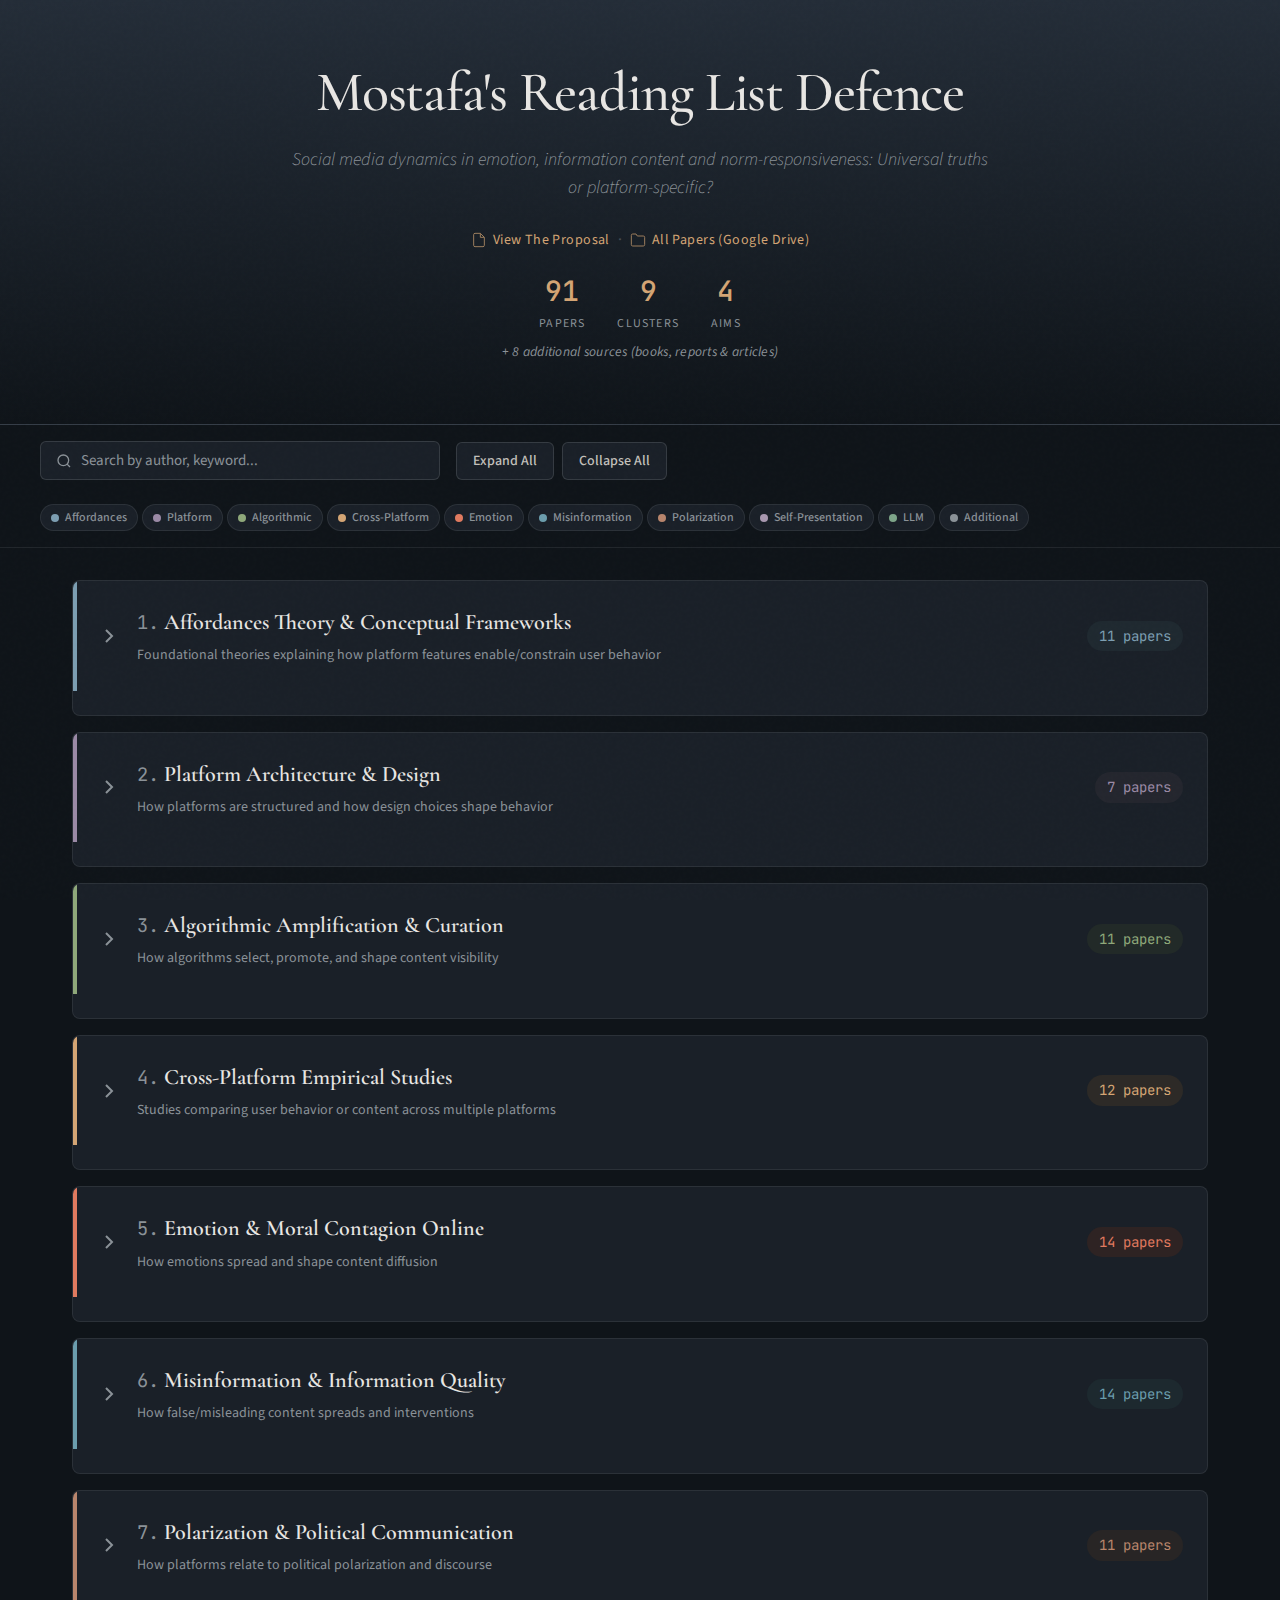
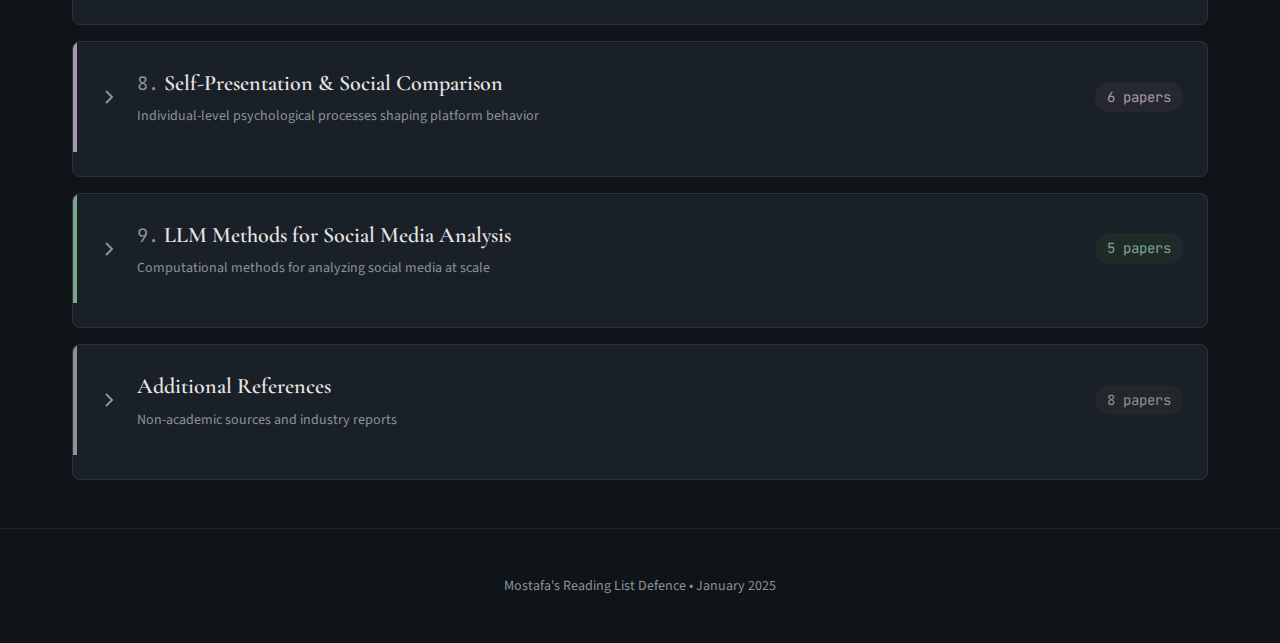
<file: reading-defence/index.html>
<!DOCTYPE html>
<html lang="en">
<head>
    <meta charset="UTF-8">
    <meta name="viewport" content="width=device-width, initial-scale=1.0">
    <title>Mostafa's Reading List Defence</title>
    <link rel="preconnect" href="https://fonts.googleapis.com">
    <link rel="preconnect" href="https://fonts.gstatic.com" crossorigin>
    <link href="https://fonts.googleapis.com/css2?family=Cormorant+Garamond:ital,wght@0,400;0,500;0,600;0,700;1,400;1,500&family=Source+Sans+3:ital,wght@0,300;0,400;0,500;0,600;1,400&family=JetBrains+Mono:wght@400;500&display=swap" rel="stylesheet">
    <style>
        /* ============================================
           CSS Variables - Dark Scholarly Theme
           ============================================ */
        :root {
            --bg-deep: #0f1419;
            --bg-card: #1a2028;
            --bg-elevated: #242d38;
            --bg-hover: #2a343f;
            --text-primary: #e8e6e3;
            --text-secondary: #c4c1bc;
            --text-muted: #8b9298;
            --accent-gold: #d4a574;
            --accent-teal: #5fb3a1;
            --accent-coral: #e07a5f;
            --border-subtle: rgba(255, 255, 255, 0.08);
            --border-medium: rgba(255, 255, 255, 0.12);

            /* Cluster colors - sophisticated palette */
            --cluster-1: #7c9eb2;  /* Steel blue - Affordances */
            --cluster-2: #9b8aa6;  /* Muted purple - Architecture */
            --cluster-3: #8fa87a;  /* Sage green - Algorithms */
            --cluster-4: #d4a574;  /* Gold - Cross-Platform (Core) */
            --cluster-5: #e07a5f;  /* Coral - Emotion */
            --cluster-6: #6b9dad;  /* Teal - Misinformation */
            --cluster-7: #b8856c;  /* Terracotta - Polarization */
            --cluster-8: #a898b0;  /* Lavender - Self-Presentation */
            --cluster-9: #7da589;  /* Mint - LLM Methods */
            --cluster-additional: #8b9298; /* Gray - Additional */

            /* Typography */
            --font-display: 'Cormorant Garamond', Georgia, serif;
            --font-body: 'Source Sans 3', -apple-system, BlinkMacSystemFont, sans-serif;
            --font-mono: 'JetBrains Mono', 'SF Mono', monospace;

            /* Spacing */
            --space-xs: 0.25rem;
            --space-sm: 0.5rem;
            --space-md: 1rem;
            --space-lg: 1.5rem;
            --space-xl: 2rem;
            --space-2xl: 3rem;

            /* Transitions */
            --transition-fast: 150ms ease;
            --transition-medium: 250ms ease;
            --transition-slow: 400ms ease;
        }

        /* ============================================
           Base Styles
           ============================================ */
        *, *::before, *::after {
            box-sizing: border-box;
        }

        html {
            font-size: 16px;
            scroll-behavior: smooth;
        }

        body {
            margin: 0;
            padding: 0;
            font-family: var(--font-body);
            font-size: 1rem;
            line-height: 1.6;
            color: var(--text-primary);
            background-color: var(--bg-deep);
            min-height: 100vh;
        }

        /* Noise texture overlay */
        body::before {
            content: '';
            position: fixed;
            top: 0;
            left: 0;
            width: 100%;
            height: 100%;
            opacity: 0.015;
            pointer-events: none;
            background-image: url("data:image/svg+xml,%3Csvg viewBox='0 0 256 256' xmlns='http://www.w3.org/2000/svg'%3E%3Cfilter id='noiseFilter'%3E%3CfeTurbulence type='fractalNoise' baseFrequency='0.9' numOctaves='4' stitchTiles='stitch'/%3E%3C/filter%3E%3Crect width='100%25' height='100%25' filter='url(%23noiseFilter)'/%3E%3C/svg%3E");
            z-index: 1000;
        }

        /* ============================================
           Header
           ============================================ */
        .header {
            padding: var(--space-2xl) var(--space-xl);
            text-align: center;
            border-bottom: 1px solid var(--border-subtle);
            background: linear-gradient(180deg, var(--bg-elevated) 0%, var(--bg-deep) 100%);
        }

        .header__title {
            font-family: var(--font-display);
            font-size: clamp(2rem, 5vw, 3.5rem);
            font-weight: 500;
            letter-spacing: -0.02em;
            margin: 0 0 var(--space-sm);
            color: var(--text-primary);
        }

        .header__subtitle {
            font-family: var(--font-body);
            font-size: 1.125rem;
            font-weight: 300;
            color: var(--text-muted);
            margin: 0 0 var(--space-lg);
            max-width: 700px;
            margin-left: auto;
            margin-right: auto;
            font-style: italic;
        }

        .header__links {
            display: flex;
            align-items: center;
            justify-content: center;
            gap: var(--space-sm);
            margin-bottom: var(--space-md);
        }

        .header__link {
            display: inline-flex;
            align-items: center;
            gap: 6px;
            font-family: var(--font-body);
            font-size: 0.875rem;
            color: var(--accent-gold);
            text-decoration: none;
            letter-spacing: 0.03em;
            transition: color 0.2s ease;
        }

        .header__link:hover {
            color: var(--accent-teal);
        }

        .header__link svg {
            opacity: 0.7;
        }

        .header__link-divider {
            color: var(--text-muted);
            opacity: 0.4;
        }

        .header__stats {
            display: flex;
            justify-content: center;
            gap: var(--space-xl);
            flex-wrap: wrap;
        }

        .header__additional {
            margin-top: var(--space-sm);
            font-size: 0.85rem;
            font-style: italic;
            color: var(--text-muted);
            letter-spacing: 0.02em;
        }

        .stat {
            display: flex;
            flex-direction: column;
            align-items: center;
        }

        .stat__value {
            font-family: var(--font-mono);
            font-size: 1.75rem;
            font-weight: 500;
            color: var(--accent-gold);
        }

        .stat__label {
            font-size: 0.75rem;
            text-transform: uppercase;
            letter-spacing: 0.1em;
            color: var(--text-muted);
        }

        /* ============================================
           Controls Bar
           ============================================ */
        .controls {
            position: sticky;
            top: 0;
            z-index: 100;
            background: var(--bg-deep);
            border-bottom: 1px solid var(--border-subtle);
            padding: var(--space-md) var(--space-xl);
        }

        .controls__inner {
            max-width: 1200px;
            margin: 0 auto;
            display: flex;
            flex-wrap: wrap;
            gap: var(--space-md);
            align-items: center;
        }

        .search-box {
            flex: 1;
            min-width: 200px;
            max-width: 400px;
            position: relative;
        }

        .search-box__input {
            width: 100%;
            padding: var(--space-sm) var(--space-md);
            padding-left: 2.5rem;
            font-family: var(--font-body);
            font-size: 0.9375rem;
            color: var(--text-primary);
            background: var(--bg-card);
            border: 1px solid var(--border-medium);
            border-radius: 6px;
            outline: none;
            transition: border-color var(--transition-fast), box-shadow var(--transition-fast);
        }

        .search-box__input::placeholder {
            color: var(--text-muted);
        }

        .search-box__input:focus {
            border-color: var(--accent-gold);
            box-shadow: 0 0 0 3px rgba(212, 165, 116, 0.15);
        }

        .search-box__icon {
            position: absolute;
            left: var(--space-md);
            top: 50%;
            transform: translateY(-50%);
            color: var(--text-muted);
            pointer-events: none;
        }

        .button-group {
            display: flex;
            gap: var(--space-sm);
        }

        .btn {
            font-family: var(--font-body);
            font-size: 0.875rem;
            font-weight: 500;
            padding: var(--space-sm) var(--space-md);
            border: 1px solid var(--border-medium);
            border-radius: 6px;
            background: var(--bg-card);
            color: var(--text-secondary);
            cursor: pointer;
            transition: all var(--transition-fast);
        }

        .btn:hover {
            background: var(--bg-elevated);
            border-color: var(--accent-gold);
            color: var(--text-primary);
        }

        .btn--active {
            background: var(--accent-gold);
            color: var(--bg-deep);
            border-color: var(--accent-gold);
        }

        .btn--active:hover {
            background: #c49664;
            color: var(--bg-deep);
        }

        /* Cluster filter chips */
        .cluster-filters {
            display: flex;
            flex-wrap: wrap;
            gap: var(--space-xs);
            margin-top: var(--space-sm);
            width: 100%;
        }

        .cluster-chip {
            font-family: var(--font-body);
            font-size: 0.75rem;
            font-weight: 500;
            padding: 4px 10px;
            border-radius: 100px;
            background: var(--bg-card);
            border: 1px solid var(--border-subtle);
            color: var(--text-muted);
            cursor: pointer;
            transition: all var(--transition-fast);
            display: flex;
            align-items: center;
            gap: 6px;
        }

        .cluster-chip::before {
            content: '';
            width: 8px;
            height: 8px;
            border-radius: 50%;
            background: var(--chip-color);
        }

        .cluster-chip:hover,
        .cluster-chip--active {
            background: var(--bg-elevated);
            border-color: var(--chip-color);
            color: var(--text-primary);
        }

        .cluster-chip--active {
            background: color-mix(in srgb, var(--chip-color) 15%, var(--bg-card));
        }

        /* ============================================
           Main Content
           ============================================ */
        .main {
            max-width: 1200px;
            margin: 0 auto;
            padding: var(--space-xl);
        }

        /* ============================================
           Cluster Accordion
           ============================================ */
        .cluster {
            margin-bottom: var(--space-md);
            border-radius: 8px;
            overflow: hidden;
            background: var(--bg-card);
            border: 1px solid var(--border-subtle);
            transition: transform var(--transition-fast), box-shadow var(--transition-fast);
        }

        .cluster:hover {
            transform: translateY(-1px);
            box-shadow: 0 4px 20px rgba(0, 0, 0, 0.3);
        }

        .cluster--hidden {
            display: none;
        }

        .cluster__header {
            display: flex;
            align-items: center;
            padding: var(--space-lg);
            cursor: pointer;
            transition: background var(--transition-fast);
            position: relative;
        }

        .cluster__header:hover {
            background: var(--bg-elevated);
        }

        .cluster__color-bar {
            position: absolute;
            left: 0;
            top: 0;
            bottom: 0;
            width: 4px;
            background: var(--cluster-color);
        }

        .cluster__icon {
            width: 24px;
            height: 24px;
            margin-right: var(--space-md);
            color: var(--text-muted);
            transition: transform var(--transition-medium);
            flex-shrink: 0;
        }

        .cluster--open .cluster__icon {
            transform: rotate(90deg);
        }

        .cluster__info {
            flex: 1;
        }

        .cluster__title {
            font-family: var(--font-display);
            font-size: 1.375rem;
            font-weight: 600;
            margin: 0 0 var(--space-xs);
            color: var(--text-primary);
        }

        .cluster__number {
            font-family: var(--font-mono);
            font-size: 0.85em;
            color: var(--text-muted);
            font-weight: 400;
        }

        .cluster__description {
            font-size: 0.875rem;
            color: var(--text-muted);
            margin: 0;
        }

        .cluster__count {
            font-family: var(--font-mono);
            font-size: 0.875rem;
            color: var(--cluster-color);
            background: color-mix(in srgb, var(--cluster-color) 15%, var(--bg-deep));
            padding: 4px 12px;
            border-radius: 100px;
            margin-left: var(--space-md);
            flex-shrink: 0;
        }

        .cluster__content {
            display: grid;
            gap: var(--space-sm);
            padding: 0 var(--space-lg) var(--space-lg);
            max-height: 0;
            overflow: hidden;
            opacity: 0;
            transition: max-height var(--transition-slow), opacity var(--transition-medium), padding var(--transition-medium);
        }

        .cluster--open .cluster__content {
            max-height: 50000px;
            opacity: 1;
            padding: var(--space-sm) var(--space-lg) var(--space-lg);
        }

        /* Cluster Summary */
        .cluster__summary {
            background: color-mix(in srgb, var(--cluster-color) 8%, var(--bg-elevated));
            border-left: 3px solid var(--cluster-color);
            padding: var(--space-md) var(--space-lg);
            margin-bottom: var(--space-md);
            border-radius: 0 6px 6px 0;
        }

        .cluster__summary-toggle {
            display: flex;
            align-items: center;
            gap: var(--space-sm);
            cursor: pointer;
            font-size: 0.8125rem;
            font-weight: 500;
            color: var(--cluster-color);
            margin-bottom: var(--space-sm);
        }

        .cluster__summary-toggle svg {
            width: 16px;
            height: 16px;
            transition: transform var(--transition-fast);
        }

        .cluster__summary--open .cluster__summary-toggle svg {
            transform: rotate(180deg);
        }

        .cluster__summary-text {
            font-size: 0.9375rem;
            line-height: 1.7;
            color: var(--text-secondary);
            max-height: 0;
            overflow: hidden;
            opacity: 0;
            transition: max-height var(--transition-medium), opacity var(--transition-fast);
        }

        .cluster__summary--open .cluster__summary-text {
            max-height: 1000px;
            opacity: 1;
            margin-top: var(--space-sm);
        }

        /* ============================================
           Paper Card
           ============================================ */
        .paper {
            background: var(--bg-elevated);
            border-radius: 6px;
            overflow: hidden;
            transition: transform var(--transition-fast), box-shadow var(--transition-fast);
        }

        .paper--hidden {
            display: none;
        }

        .paper:hover {
            transform: translateX(4px);
        }

        .paper__header {
            padding: var(--space-md);
            display: flex;
            align-items: center;
            gap: var(--space-md);
            cursor: pointer;
        }

        .paper__number {
            font-family: var(--font-mono);
            font-size: 0.75rem;
            color: var(--text-muted);
            min-width: 24px;
        }

        .paper__citation {
            flex: 1;
            font-size: 0.9375rem;
            line-height: 1.5;
        }

        .paper__citation strong {
            color: var(--accent-gold);
            font-weight: 600;
        }

        .paper__summary-btn {
            display: flex;
            align-items: center;
            gap: 4px;
            font-family: var(--font-body);
            font-size: 0.6875rem;
            font-weight: 500;
            text-transform: uppercase;
            letter-spacing: 0.05em;
            color: var(--accent-gold);
            background: transparent;
            border: 1px solid var(--accent-gold);
            border-radius: 4px;
            padding: 4px 8px;
            cursor: pointer;
            transition: all var(--transition-fast);
            margin-right: var(--space-sm);
            opacity: 0.7;
        }

        .paper__summary-btn:hover {
            opacity: 1;
            background: rgba(212, 165, 116, 0.1);
        }

        .paper__summary-btn svg {
            width: 12px;
            height: 12px;
            transition: transform var(--transition-fast);
        }

        .paper--open .paper__summary-btn svg {
            transform: rotate(180deg);
        }

        .paper--open .paper__summary-btn {
            opacity: 1;
            background: rgba(212, 165, 116, 0.15);
        }


        .paper__quick-actions {
            display: flex;
            gap: 6px;
            margin-left: auto;
            margin-right: var(--space-sm);
        }

        .paper__icon-btn {
            display: flex;
            align-items: center;
            justify-content: center;
            width: 28px;
            height: 28px;
            border-radius: 4px;
            background: var(--bg-card);
            border: 1px solid var(--border-subtle);
            color: var(--text-muted);
            text-decoration: none;
            transition: all var(--transition-fast);
        }

        .paper__icon-btn:hover {
            background: var(--bg-hover);
            border-color: var(--accent-teal);
            color: var(--accent-teal);
        }

        .paper__icon-btn svg {
            width: 14px;
            height: 14px;
        }

        .paper__icon-btn--disabled {
            opacity: 0.3;
            pointer-events: none;
        }

        .paper__details {
            max-height: 0;
            overflow: hidden;
            opacity: 0;
            transition: max-height var(--transition-medium), opacity var(--transition-fast), padding var(--transition-fast);
        }

        .paper--open .paper__details {
            max-height: 1000px;
            opacity: 1;
        }

        .paper__details-inner {
            padding: 0 var(--space-md) var(--space-md);
            padding-left: calc(var(--space-md) + 24px + var(--space-md));
        }

        .paper__relevance {
            font-size: 0.9375rem;
            color: var(--text-secondary);
            margin-bottom: var(--space-md);
            line-height: 1.7;
        }

        .paper__aims {
            display: flex;
            flex-wrap: wrap;
            gap: var(--space-xs);
            margin-bottom: var(--space-md);
        }

        .aim-tag {
            font-size: 0.6875rem;
            font-weight: 500;
            text-transform: uppercase;
            letter-spacing: 0.05em;
            padding: 3px 8px;
            border-radius: 4px;
            background: rgba(95, 179, 161, 0.15);
            color: var(--accent-teal);
            text-decoration: none;
            transition: background 0.2s ease;
        }

        a.aim-tag:hover {
            background: rgba(95, 179, 161, 0.3);
        }

        .aim-tag--methodology {
            background: rgba(212, 165, 116, 0.15);
            color: var(--accent-gold);
        }

        .aim-tag--foundational {
            background: rgba(139, 146, 152, 0.15);
            color: var(--text-secondary);
        }



        /* ============================================
           No Results
           ============================================ */
        .no-results {
            text-align: center;
            padding: var(--space-2xl);
            color: var(--text-muted);
        }

        .no-results__icon {
            font-size: 3rem;
            margin-bottom: var(--space-md);
            opacity: 0.5;
        }

        /* ============================================
           Footer
           ============================================ */
        .footer {
            text-align: center;
            padding: var(--space-xl);
            border-top: 1px solid var(--border-subtle);
            color: var(--text-muted);
            font-size: 0.875rem;
        }

        /* ============================================
           Responsive
           ============================================ */
        @media (max-width: 768px) {
            .header {
                padding: var(--space-xl) var(--space-md);
            }

            .header__stats {
                gap: var(--space-lg);
            }

            .controls {
                padding: var(--space-sm) var(--space-md);
            }

            .main {
                padding: var(--space-md);
            }

            .cluster__header {
                padding: var(--space-md);
            }

            .cluster__title {
                font-size: 1.125rem;
            }

            .paper__details-inner {
                padding-left: var(--space-md);
            }
        }

        /* ============================================
           Print Styles
           ============================================ */
        @media print {
            :root {
                --bg-deep: #ffffff;
                --bg-card: #ffffff;
                --bg-elevated: #f8f8f8;
                --text-primary: #1a1a1a;
                --text-secondary: #444444;
                --text-muted: #666666;
                --border-subtle: #e0e0e0;
            }

            body {
                background: white;
                color: black;
                font-size: 11pt;
            }

            body::before {
                display: none;
            }

            .controls {
                display: none;
            }

            .header {
                border-bottom: 2px solid #333;
                padding: 1cm;
            }

            .header__title {
                font-size: 24pt;
                color: #1a1a1a;
            }

            .stat__value {
                color: #333;
            }

            .cluster {
                break-inside: avoid;
                page-break-inside: avoid;
                margin-bottom: 0.5cm;
                border: 1px solid #ccc;
            }

            .cluster__color-bar {
                print-color-adjust: exact;
                -webkit-print-color-adjust: exact;
            }

            .cluster__content {
                max-height: none !important;
                opacity: 1 !important;
                padding: 0.5cm !important;
            }

            .cluster__summary {
                print-color-adjust: exact;
                -webkit-print-color-adjust: exact;
            }

            .cluster__summary-text {
                max-height: none !important;
                opacity: 1 !important;
            }

            .paper {
                break-inside: avoid;
                page-break-inside: avoid;
            }

            .paper__details {
                max-height: none !important;
                opacity: 1 !important;
            }

            .paper__actions {
                display: none;
            }

            .paper__expand-icon,
            .cluster__icon {
                display: none;
            }

            .footer {
                margin-top: 1cm;
                border-top: 1px solid #ccc;
            }
        }

        /* ============================================
           Animations
           ============================================ */
        @keyframes fadeIn {
            from {
                opacity: 0;
                transform: translateY(10px);
            }
            to {
                opacity: 1;
                transform: translateY(0);
            }
        }

        .cluster {
            animation: fadeIn 0.4s ease backwards;
        }

        .cluster:nth-child(1) { animation-delay: 0.05s; }
        .cluster:nth-child(2) { animation-delay: 0.1s; }
        .cluster:nth-child(3) { animation-delay: 0.15s; }
        .cluster:nth-child(4) { animation-delay: 0.2s; }
        .cluster:nth-child(5) { animation-delay: 0.25s; }
        .cluster:nth-child(6) { animation-delay: 0.3s; }
        .cluster:nth-child(7) { animation-delay: 0.35s; }
        .cluster:nth-child(8) { animation-delay: 0.4s; }
        .cluster:nth-child(9) { animation-delay: 0.45s; }
        .cluster:nth-child(10) { animation-delay: 0.5s; }
    </style>
</head>
<body>
    <!-- Header -->
    <header class="header">
        <h1 class="header__title">Mostafa's Reading List Defence</h1>
        <p class="header__subtitle">Social media dynamics in emotion, information content and norm-responsiveness: Universal truths or platform-specific?</p>
        <div class="header__links">
            <a href="https://docs.google.com/document/d/1Nfg9wsfLL5iY6Fqc_70GNKZ-EhlweLhMvXhiPfpdNKw/edit?tab=t.0#heading=h.t4jmiihwa2u2" class="header__link" target="_blank" rel="noopener">
                <svg viewBox="0 0 24 24" fill="none" stroke="currentColor" stroke-width="1.5" width="16" height="16"><path d="M14 2H6a2 2 0 0 0-2 2v16a2 2 0 0 0 2 2h12a2 2 0 0 0 2-2V8z"></path><polyline points="14 2 14 8 20 8"></polyline></svg>
                View The Proposal
            </a>
            <span class="header__link-divider">&middot;</span>
            <a href="https://drive.google.com/drive/folders/1-k31Y9JwjVRCXX9gkOsJZijgTZH_ArL1?usp=sharing" class="header__link" target="_blank" rel="noopener">
                <svg viewBox="0 0 24 24" fill="none" stroke="currentColor" stroke-width="1.5" width="16" height="16"><path d="M22 19a2 2 0 0 1-2 2H4a2 2 0 0 1-2-2V5a2 2 0 0 1 2-2h5l2 3h9a2 2 0 0 1 2 2z"></path></svg>
                All Papers (Google Drive)
            </a>
        </div>
        <div class="header__stats">
            <div class="stat">
                <span class="stat__value" id="total-papers">91</span>
                <span class="stat__label">Papers</span>
            </div>
            <div class="stat">
                <span class="stat__value">9</span>
                <span class="stat__label">Clusters</span>
            </div>
            <div class="stat">
                <span class="stat__value">4</span>
                <span class="stat__label">Aims</span>
            </div>
        </div>
        <p class="header__additional">+ 8 additional sources (books, reports & articles)</p>
    </header>

    <!-- Controls -->
    <div class="controls">
        <div class="controls__inner">
            <div class="search-box">
                <svg class="search-box__icon" width="16" height="16" viewBox="0 0 24 24" fill="none" stroke="currentColor" stroke-width="2">
                    <circle cx="11" cy="11" r="8"></circle>
                    <path d="M21 21l-4.35-4.35"></path>
                </svg>
                <input type="text" class="search-box__input" id="search" placeholder="Search by author, keyword...">
            </div>
            <div class="button-group">
                <button class="btn" id="expand-all">Expand All</button>
                <button class="btn" id="collapse-all">Collapse All</button>
            </div>
            <div class="cluster-filters" id="cluster-filters">
                <!-- Generated by JS -->
            </div>
        </div>
    </div>

    <!-- Main Content -->
    <main class="main" id="clusters-container">
        <!-- Generated by JS -->
    </main>

    <!-- No Results Message -->
    <div class="no-results" id="no-results" style="display: none;">
        <div class="no-results__icon">&#128269;</div>
        <p>No papers match your search criteria</p>
    </div>

    <!-- Footer -->
    <footer class="footer">
        <p>Mostafa's Reading List Defence &bull; January 2025</p>
    </footer>

    <script>
        // ============================================
        // Data
        // ============================================
        const clusters = [
            {
                id: 1,
                name: "Affordances Theory & Conceptual Frameworks",
                description: "Foundational theories explaining how platform features enable/constrain user behavior",
                color: "var(--cluster-1)",
                isCore: true,
                summary: "Establishes what affordances are and how to operationalize them. Gibson's original ecological concept (see Additional References) was adapted to digital contexts through frameworks identifying key platform properties: Boyd's networked publics (persistence, replicability, scalability, searchability) and Treem and Leonardi's organizational affordances (visibility, editability, persistence, association). Later work expanded the concept to include imagined affordances shaped by user expectations (Nagy & Neff), cultural practices that constitute affordances-in-practice (Costa), emotional affordances (Steinert & Dennis), and value affordances capturing ethical and relational dimensions (Scharlach & Hallinan). Evans et al. and Ronzhyn et al. address conceptual issues around identification criteria and unified definitions. Majchrzak et al. demonstrate that affordances can have contradictory effects, both enabling and constraining behavior depending on context. Wang et al.'s platform-swinging framework shows how users navigate across platforms based on complementary affordances."
            },
            {
                id: 2,
                name: "Platform Architecture & Design",
                description: "How platforms are structured and how design choices shape behavior",
                color: "var(--cluster-2)",
                isCore: true,
                summary: "Examines how platforms are structured and how design choices shape user behavior. Gillespie's foundational work establishes that platforms are political actors, not neutral conduits, strategically positioning themselves through the very term 'platform.' van Dijck and Poell's social media logic (programmability, popularity, connectivity, datafication) and Bossetta's cross-platform comparison framework (network structure, functionality, algorithms, datafication) provide analytical tools for understanding platform architecture. Zuboff's surveillance capitalism offers broader political economy context. Empirical work shows how design promotes specific outcomes: Munn argues toxic communication emerges from design choices privileging engagement, and Zade et al. show how different features (replies vs. quotes) shape political discourse. Klug et al. demonstrate that users actively adapt to platform architecture through practices like algospeak."
            },
            {
                id: 3,
                name: "Algorithmic Amplification & Curation",
                description: "How algorithms select, promote, and shape content visibility",
                color: "var(--cluster-3)",
                isCore: false,
                summary: "How algorithms select, promote, and shape content visibility. Foundational work establishes key mechanisms: Muchnik et al. show social signals create herding effects, Ciampaglia et al. model how popularity bias affects quality rankings, and Lindström et al. demonstrate posting behavior follows reward learning principles. Large-scale experiments reveal mixed findings: Huszár et al. find Twitter's algorithm amplifies right-leaning content, while Guess et al.'s Facebook/Instagram experiments show algorithms change exposure but not attitudes, whether comparing algorithmic to chronological feeds or removing reshared content. Alfano et al. find evidence for YouTube recommendation drift toward extreme content. Brady et al. theorize that algorithms exploit evolved social-learning biases (PRIME), while Metzler and Garcia's review argues algorithms mostly reinforce existing social drivers. Recent work by Milli et al. shows engagement-based ranking amplifies content users do not actually prefer, and Taylor and Chen find algorithmic personalization can increase feelings of social connection."
            },
            {
                id: 4,
                name: "Cross-Platform Empirical Studies",
                description: "Studies comparing user behavior or content across multiple platforms",
                color: "var(--cluster-4)",
                isCore: true,
                summary: "Empirical studies directly comparing user behavior, content, or outcomes across multiple platforms. Early work established that the same users post different content on different platforms (Manikonda et al.). Waterloo et al. found platform-specific norms for emotional expression appropriateness, with positive emotions more acceptable across platforms but negative emotions most appropriate on WhatsApp. Masciantonio and colleagues extend this by showing people choose platforms based on emotion valence and arousal. Studies of political content show platform-specific participation structures (Theocharis et al.), different discourse patterns around the same topics (Borah et al., Suk et al.), and different responses to identical stimuli (Harmer & Southern). Bossetta and Schmøkel find cross-posting is common but engagement varies by platform. Oz et al. demonstrate that affordances like network structure and anonymity shape willingness to express opinions differently across platforms. Jaidka et al. show differential well-being effects, with Facebook predicting higher well-being and Instagram predicting lower. This cluster provides direct precedent for the cross-platform comparison methodology central to all three Aims."
            },
            {
                id: 5,
                name: "Emotion & Moral Contagion Online",
                description: "How emotions spread and shape content diffusion",
                color: "var(--cluster-5)",
                isCore: true,
                summary: "Research on emotional contagion and moral dynamics in online environments. Foundational work by Christakis and Fowler established that emotions spread through social networks up to three degrees of separation, while Fan et al. showed anger spreads faster and more broadly than joy on social media. Brady and colleagues developed the core framework for this area: their 2017 paper demonstrated that moral-emotional language increases retweet rates by 20% per word (bounded by group membership), the 2020 MAD model explains why such content spreads (motivation, attention, and platform design), and their 2021 work shows outrage is amplified through reinforcement and norm learning. Crockett's theoretical piece argues platforms fundamentally transform moral outrage by reducing expression costs while amplifying reach. Key debates have emerged: Rathje et al. found out-group language predicts engagement more strongly than moral-emotional content, while Burton et al. critiqued the statistical robustness of moral contagion findings. Wang and Inbar refined the framework by showing only negative (not positive) moral language drives diffusion. Cross-cultural work by Hsu et al. demonstrates that emotional expression norms vary across cultures, and Yu et al. show that similar emotions (e.g., anger vs. anxiety) can have opposite effects on virality. Watson et al. and Marino et al. connect these dynamics to broader patterns of negativity bias and polarization feedback loops. This cluster provides the theoretical and empirical foundation for Aim 1's focus on emotional expression and Aim 3's attention to norm-responsiveness."
            },
            {
                id: 6,
                name: "Misinformation & Information Quality",
                description: "How false/misleading content spreads and interventions",
                color: "var(--cluster-6)",
                isCore: false,
                summary: "This cluster covers research on misinformation spread and interventions. Foundational work by Vosoughi et al. showed false news spreads faster and farther than true news, though Juul and Ugander demonstrated that structural differences disappear when controlling for cascade size, suggesting true and false news differ primarily in infectiousness rather than diffusion mechanisms. Misinformation exposure and sharing are concentrated among specific demographics, particularly older and conservative users (Grinberg et al., Guess et al.). Psychological mechanisms include the illusory truth effect (Pennycook et al., 2018), reliance on emotion over reason (Martel et al.), and the cognitive ease of processing deceptive content (Carrasco-Farré). Various interventions show mixed results: accuracy prompts help (Pennycook et al., 2021), crowd-sourced fact-checking shows promise (Allen et al.), community notes are more trusted than simple labels (Drolsbach et al.), and psychological inoculation improves discernment (Roozenbeek et al.), but credibility labels have limited effects (Aslett et al., 2022) and online searches can paradoxically increase belief in misinformation (Aslett et al., 2024). Altay et al. provide a counterpoint showing that following news accounts can improve discernment. This cluster informs Aim 2's focus on information quality."
            },
            {
                id: 7,
                name: "Polarization & Political Communication",
                description: "How platforms relate to political polarization and discourse",
                color: "var(--cluster-7)",
                isCore: false,
                summary: "This cluster examines how platforms relate to political polarization and discourse. Early works focused on echo chambers and filter bubbles and how they drive polarization, but recent reviews find these are less prevalent than assumed; instead, pro-attitudinal media is the more consistent driver, and cross-cutting exposure can actually backfire. Evidence on YouTube radicalization is mixed: Ribeiro et al. find user migration pathways toward extreme content, while Hosseinmardi et al. find little evidence the algorithm drives this. Meanwhile, incivility among politicians on Twitter has risen 23% over a decade, reinforced by engagement feedback loops. Theoretical frameworks like SPIR help organize these dynamics around selection, platform design, incentives, and real-world context. Lorenz-Spreen et al.'s global synthesis finds digital media benefits emerging democracies but shows detrimental effects in established ones, while experiments on user agency suggest giving users control over toxic content improves satisfaction but may sensitize them to negativity."
            },
            {
                id: 8,
                name: "Self-Presentation & Social Comparison",
                description: "Individual-level psychological processes shaping platform behavior",
                color: "var(--cluster-8)",
                isCore: false,
                summary: "This cluster covers individual-level psychological processes shaping platform behavior. Toma and Hancock show users gravitate toward their profiles for self-affirmation after threats to self-worth, leveraging affordances like editability for positive self-presentation. Schlosser reviews how medium features differentially promote self-disclosure versus curated self-presentation, finding that asynchronicity and audience factors favor curation. Walther and Whitty's hyperpersonal model provides foundational CMC theory explaining how selective self-presentation, idealized perception, channel characteristics, and feedback loops can make online communication more intimate than face-to-face interaction. Burke et al. document social comparison processes on Facebook and discuss design interventions to reduce comparison effects. Recent ESM studies by Desjarlais and Vanherle and Beullens reveal subtle momentary effects: posting increases connectedness while upward comparison and browsing can reduce self-esteem and positive affect, with effects varying by motivation and content. This cluster informs how platform affordances shape self-presentation central to Aim 1 and Aim 3."
            },
            {
                id: 9,
                name: "LLM Methods for Social Media Analysis",
                description: "Computational methods for analyzing social media at scale",
                color: "var(--cluster-9)",
                isCore: false,
                summary: "This cluster covers computational methods for analyzing emotion, beliefs, and arguments in social media data at scale. Rathje et al. validate that LLMs can accurately detect sentiment, discrete emotions, and moral foundations across 12 languages, vastly outperforming dictionary methods. Peters and Matz demonstrate LLMs can infer personality traits from Facebook posts comparable to supervised ML models. For content analysis, Islam and Goldwasser propose an LLMs-in-the-Loop framework for extracting latent arguments without pre-defined categories, while Rahimzadeh et al. develop LLM-based user profiling from tweets. Lee et al. show how fine-tuned LLM embeddings can map belief structures and predict cognitive dissonance. These methods provide the analytical toolkit for examining emotional expression (Aim 1), information quality (Aim 2), and norm-responsiveness (Aim 3) across platforms."
            },
            {
                id: 10,
                name: "Additional References",
                description: "Non-academic sources and industry reports",
                color: "var(--cluster-additional)",
                isCore: false,
                summary: "Non-academic sources and industry reports that provide context, data, or influential public commentary relevant to the dissertation. These are not peer-reviewed empirical studies but offer useful background on platform dynamics and news consumption patterns."
            }
        ];

        const papers = [
            // CLUSTER 1: Affordances Theory & Conceptual Frameworks (11 papers)
            {
                id: 2,
                clusterId: 1,
                citation: "<strong>Boyd, D. (2010).</strong> Social Network Sites as Networked Publics: Affordances, Dynamics, and Implications.",
                relevance: "Identifies four affordances of \"networked publics\": persistence (content is archived), replicability (content can be duplicated), scalability (potential for wide visibility), and searchability (content is findable) which create dynamics like invisible audiences and context collapse.",
                aims: ["Aim 3"],
                url: "https://www.danah.org/papers/2010/SNSasNetworkedPublics.pdf",
                pdfFilename: "boyd_2010.pdf",
                openAccess: true
            },
            {
                id: 3,
                clusterId: 1,
                citation: "<strong>Treem, J. W., & Leonardi, P. M. (2012).</strong> Social Media Use in Organizations: Exploring the Affordances of Visibility, Editability, Persistence, and Association.",
                relevance: "Identifies four key social media affordances (visibility, persistence, editability, and association) and theorizes how they influence organizational processes like socialization and knowledge sharing.",
                aims: ["Aim 3"],
                url: "https://ssrn.com/abstract=2129853",
                pdfFilename: "treem_2012.pdf",
                openAccess: false
            },
            {
                id: 4,
                clusterId: 1,
                citation: "<strong>Majchrzak, A., et al. (2013).</strong> The Contradictory Influence of Social Media Affordances on Online Communal Knowledge Sharing.",
                relevance: "Examines how the same social media affordances (metavoicing, triggered attending, network-informed associating, generative role-taking) can produce contradictory effects on online communal knowledge sharing, both enabling and constraining participation depending on context. Shows affordances are not deterministic and can have opposing outcomes.",
                aims: ["Foundational"],
                url: "https://doi.org/10.1111/jcc4.12030",
                pdfFilename: "majchrzak_2013.pdf",
                openAccess: false
            },
            {
                id: 5,
                clusterId: 1,
                citation: "<strong>Nagy, P., & Neff, G. (2015).</strong> Imagined Affordance: Explaining the Expectations That Shape User Experience.",
                relevance: "Introduces \"imagined affordances\" - affordances that emerge from the interplay between users' perceptions/expectations, technology's materiality, and designers' intentions, emphasizing that affordances are not fixed but shaped by imagination and affect.",
                aims: ["Foundational"],
                url: "https://doi.org/10.1177/2056305115603385",
                pdfFilename: "nagy_2015.pdf",
                openAccess: true
            },
            {
                id: 6,
                clusterId: 1,
                citation: "<strong>Evans, S. K., et al. (2017).</strong> Explicating Affordances: A Conceptual Framework for Understanding Affordances in Communication Research.",
                relevance: "Proposes criteria to determine what qualifies as an affordance in communication research: it cannot be a feature itself, cannot be an outcome itself, and must have variability across users/contexts.",
                aims: ["Foundational"],
                url: "https://doi.org/10.1111/jcc4.12180",
                pdfFilename: "evans_2017.pdf",
                openAccess: false
            },
            {
                id: 7,
                clusterId: 1,
                citation: "<strong>Bucher, T., & Helmond, A. (2018).</strong> The Affordances of Social Media Platforms.",
                relevance: "Develops a platform-sensitive approach to affordances, arguing that affordances manifest in relations between platforms and multiple user types (end-users, developers, advertisers), not just individual users.",
                aims: ["Foundational"],
                url: "https://www.annehelmond.nl/wordpress/wp-content/uploads/2016/07/BucherHelmond_SocialMediaAffordances-preprint.pdf",
                pdfFilename: "bucher_2018.pdf",
                openAccess: true
            },
            {
                id: 8,
                clusterId: 1,
                citation: "<strong>Costa, E. (2018).</strong> Affordances-in-Practice: An Ethnographic Critique of Social Media Logic and Context Collapse.",
                relevance: "Uses ethnographic data from Turkey to argue that context collapse is not an inevitable consequence of platform architecture but depends on cultural practices; proposes \"affordances-in-practice\" to emphasize that affordances are culturally constituted through use.",
                aims: ["Foundational"],
                url: "https://doi.org/10.1177/1461444818756290",
                pdfFilename: "costa_2018.pdf",
                openAccess: false
            },
            {
                id: 9,
                clusterId: 1,
                citation: "<strong>Steinert, S., & Dennis, M. J. (2022).</strong> Emotions and Digital Well-Being: The Rationalist Bias in Social Media Research and Policy.",
                relevance: "Introduces the concept of \"emotional affordances\" - how social media features facilitate specific emotional experiences. Connects this to digital well-being and ethical platform design.",
                aims: ["Aim 1"],
                url: "https://doi.org/10.1007/s13347-022-00530-6",
                pdfFilename: "steinert_2022.pdf",
                openAccess: true
            },
            {
                id: 10,
                clusterId: 1,
                citation: "<strong>Ronzhyn, A., et al. (2023).</strong> Defining Affordances in Social Media Research: A Systematic Literature Review.",
                relevance: "Systematic literature review finding conceptual blurriness in affordance research; proposes a unified definition: affordances are perceived/imagined properties emerging from technological, social, and contextual factors that enable and constrain platform use.",
                aims: ["Foundational"],
                url: "https://doi.org/10.1177/14614448221135187",
                pdfFilename: "ronzhyn_2023.pdf",
                openAccess: true
            },
            {
                id: 11,
                clusterId: 1,
                citation: "<strong>Scharlach, R., & Hallinan, B. (2023).</strong> The Value Affordances of Social Media Engagement Features.",
                relevance: "Introduces \"value affordances\": ethical, aesthetic, and relational principles emerging from user-technology interaction; found that engagement features (Like, Comment, Share) on TikTok, Instagram, and YouTube promote expression/care/community but hinder privacy/mindfulness/safety.",
                aims: ["Aim 3"],
                url: "https://doi.org/10.1093/jcmc/zmad040",
                pdfFilename: "scharlach_2023.pdf",
                openAccess: true
            },
            {
                id: 12,
                clusterId: 1,
                citation: "<strong>Wang, X., et al. (2024).</strong> Why Is One Social Media Platform Not Enough? A Typology of Platform-Swinging Behavior and Associated Affordance Preferences.",
                relevance: "Identifies four types of platform-swinging behavior (social connecting, impression managing, information seeking, aimless swinging) and shows users treat platforms as complementary parts of a whole, switching between them to fulfill different gratifications shaped by different affordances. Supports cross-platform comparison approach.",
                aims: ["Methodology"],
                url: "https://doi.org/10.1177/20563051241254373",
                pdfFilename: "wang_2024.pdf",
                openAccess: true
            },

            // CLUSTER 2: Platform Architecture & Design (7 papers)
            {
                id: 13,
                clusterId: 2,
                citation: "<strong>Gillespie, T. (2010).</strong> The Politics of 'Platforms'.",
                relevance: "Establishes that platforms are political actors, not neutral conduits, strategically positioning themselves through the very term 'platform.'",
                aims: ["Foundational"],
                url: "https://doi.org/10.1177/1461444809342738",
                pdfFilename: "gillespie_2010.pdf",
                openAccess: false
            },
            {
                id: 14,
                clusterId: 2,
                citation: "<strong>van Dijck, J., & Poell, T. (2013).</strong> Understanding Social Media Logic.",
                relevance: "Introduces \"social media logic\" as four principles shaping platform dynamics: programmability (how platforms steer users), popularity (metrics that rank content), connectivity (how users are linked), and datafication (turning social activity into data).",
                aims: ["Foundational"],
                url: "https://papers.ssrn.com/sol3/papers.cfm?abstract_id=2309065",
                pdfFilename: "vandijck_2013.pdf",
                openAccess: false
            },
            {
                id: 15,
                clusterId: 2,
                citation: "<strong>Zuboff, S. (2015).</strong> Big Other: Surveillance Capitalism and the Prospects of an Information Civilization.",
                relevance: "Introduces \"surveillance capitalism\" as a new logic of accumulation based on data extraction, behavioral prediction, and modification, with \"Big Other\" as the distributed power architecture that commodifies user behavior. Provides broader political economy context for platform design choices.",
                aims: ["Foundational"],
                url: "https://doi.org/10.1057/jit.2015.5",
                pdfFilename: "zuboff_2015.pdf",
                openAccess: false
            },
            {
                id: 16,
                clusterId: 2,
                citation: "<strong>Bossetta, M. (2018).</strong> The Digital Architectures of Social Media: Political Campaigning on Facebook, Twitter, Instagram, and Snapchat in the 2016 U.S. Election.",
                relevance: "Introduces a framework for comparing platforms along four dimensions: network structure (searchability, connectivity, privacy), functionality, algorithmic filtering, and datafication. Applies it to Facebook, Twitter, Instagram, and Snapchat. Foundational work about comparing different social media platforms.",
                aims: ["Foundational"],
                url: "https://doi.org/10.1177/1077699018763307",
                pdfFilename: "bossetta_2018.pdf",
                openAccess: true
            },
            {
                id: 17,
                clusterId: 2,
                citation: "<strong>Munn, L. (2020).</strong> Angry by Design: Toxic Communication and Technical Architectures.",
                relevance: "Argues that toxic communication is not just a byproduct of hateful users but a consequence of platform design. Shows how Facebook's Feed privileges incendiary content through engagement metrics and YouTube's recommendations can lead users toward extreme content.",
                aims: ["Aim 1"],
                url: "https://doi.org/10.1057/s41599-020-00550-7",
                pdfFilename: "munn_2020.pdf",
                openAccess: false
            },
            {
                id: 18,
                clusterId: 10,
                citation: "<strong>Merrill, J. B., & Oremus, W. (2021).</strong> Five Points for Anger, One for a 'Like': How Facebook's Formula Fostered Rage and Misinformation.",
                relevance: "Investigative reporting revealing that Facebook's algorithm weighted emoji reactions (including \"angry\") at 5x the value of \"likes\" from 2017 to 2020, despite internal data showing angry reactions correlated with misinformation and toxicity. (Washington Post article)",
                aims: ["Aim 1"],
                url: "https://www.washingtonpost.com/technology/2021/10/26/facebook-angry-emoji-algorithm/",
                pdfFilename: "merrill_2021.pdf",
                openAccess: true
            },
            {
                id: 19,
                clusterId: 2,
                citation: "<strong>Klug, D., et al. (2023).</strong> How Algorithm Awareness Impacts Algospeak Use on TikTok.",
                relevance: "Studies \"algospeak\" on TikTok (e.g., \"le$bean\" for \"lesbian\"), finding users intentionally alter language to evade algorithmic moderation and avoid shadowbanning, demonstrating how users actively adapt to and resist platform architecture.",
                aims: ["Aim 3"],
                url: "https://doi.org/10.1145/3543873.3587355",
                pdfFilename: "klug_2023.pdf",
                openAccess: true
            },
            {
                id: 20,
                clusterId: 2,
                citation: "<strong>Zade, H., et al. (2024).</strong> To Reply or to Quote: Comparing Conversational Framing Strategies on Twitter.",
                relevance: "Mixed-methods study comparing how Twitter's reply versus quote features shape conversations around polarized political content; found quotes are used more to broadcast while replies are used to reframe, with different framing strategies emerging when engaging with politically aligned versus opposed accounts. Provides methodology for analyzing platform-specific features.",
                aims: ["Aim 3"],
                url: "https://doi.org/10.1145/3625680",
                pdfFilename: "zade_2024.pdf",
                openAccess: true
            },

            // CLUSTER 3: Algorithmic Amplification & Curation (11 papers)
            {
                id: 21,
                clusterId: 3,
                citation: "<strong>Muchnik, L., et al. (2013).</strong> Social Influence Bias: A Randomized Experiment.",
                relevance: "Randomized experiment on a news site showing that artificially positive first ratings increased subsequent positive ratings by 32% and final ratings by 25%, while negative manipulation was corrected by users. Demonstrates how social signals create herding effects.",
                aims: ["Aim 1", "Aim 3"],
                url: "https://doi.org/10.1126/science.1240466",
                pdfFilename: "muchnik_2013.pdf",
                openAccess: false
            },
            {
                id: 22,
                clusterId: 3,
                citation: "<strong>Ciampaglia, G. L., et al. (2018).</strong> How Algorithmic Popularity Bias Hinders or Promotes Quality.",
                relevance: "Models how popularity-based algorithms affect quality rankings; finds popularity bias mostly hinders quality, but there is a narrow regime where it can help high-quality content rise to the top, depending on the cognitive cost of user exploration.",
                aims: ["Aim 3"],
                url: "https://doi.org/10.1038/s41598-018-34203-2",
                pdfFilename: "ciampaglia_2018.pdf",
                openAccess: true
            },
            {
                id: 23,
                clusterId: 3,
                citation: "<strong>Alfano, M., et al. (2021).</strong> Technologically Scaffolded Atypical Cognition: The Case of YouTube's Recommender System.",
                relevance: "Pre-registered study using automated tools to follow YouTube recommendations; finds recommendation patterns consistent with leading users from mainstream content toward more extreme content over successive recommendations.",
                aims: ["Aim 2"],
                url: "https://doi.org/10.1007/s11229-020-02724-x",
                pdfFilename: "alfano_2021.pdf",
                openAccess: true
            },
            {
                id: 24,
                clusterId: 3,
                citation: "<strong>Lindström, B., et al. (2021).</strong> A Computational Reward Learning Account of Social Media Engagement.",
                relevance: "Applied reinforcement learning models to over 1 million posts from 4,000+ users; found social media posting behavior follows reward learning principles, with users spacing posts to maximize social rewards (likes). Identifies four distinct individual difference profiles in reward learning.",
                aims: ["Aim 1", "Aim 3"],
                url: "https://doi.org/10.1038/s41467-020-19607-x",
                pdfFilename: "lindstrom_2021.pdf",
                openAccess: true
            },
            {
                id: 25,
                clusterId: 3,
                citation: "<strong>Huszár, F., et al. (2022).</strong> Algorithmic Amplification of Politics on Twitter.",
                relevance: "Massive-scale Twitter experiment (58 million users since 2016) comparing algorithmic vs chronological feeds; found the algorithm amplifies right-leaning political content and news sources in 6 of 7 countries studied, but does not amplify far-left/far-right more than moderates. Provides evidence for platform-specific algorithmic effects.",
                aims: ["Methodology"],
                url: "https://doi.org/10.1073/pnas.2025334119",
                pdfFilename: "huszar_2022.pdf",
                openAccess: true
            },
            {
                id: 26,
                clusterId: 3,
                citation: "<strong>Guess, A. M., et al. (2023a).</strong> How Do Social Media Feed Algorithms Affect Attitudes and Behavior in an Election Campaign?",
                relevance: "Switched Facebook/Instagram users from algorithmic to chronological feeds during the 2020 US election; found this changed content exposure (more political content, less uncivil content) but did not change polarization or political attitudes.",
                aims: ["Aim 2", "Aim 3"],
                url: "https://doi.org/10.1126/science.abp9364",
                pdfFilename: "guess_2023a.pdf",
                openAccess: false
            },
            {
                id: 27,
                clusterId: 3,
                citation: "<strong>Guess, A. M., et al. (2023b).</strong> Reshares on Social Media Amplify Political News but Do Not Detectably Affect Beliefs or Opinions.",
                relevance: "Removed reshared content from Facebook feeds during the 2020 election; found reshares amplify political news exposure (including from untrustworthy sources), but removing them did not affect polarization or political attitudes. Shows amplification does not equal persuasion.",
                aims: ["Aim 2", "Aim 3"],
                url: "https://doi.org/10.1126/science.add8424",
                pdfFilename: "guess_2023b.pdf",
                openAccess: false
            },
            {
                id: 28,
                clusterId: 3,
                citation: "<strong>Brady, W. J., et al. (2023).</strong> Algorithm-Mediated Social Learning in Online Social Networks.",
                relevance: "Argues algorithms exploit evolved social-learning biases toward prestigious, ingroup, moral, and emotional information (PRIME) to maximize engagement, creating functional misalignment between adaptive social learning and platform goals. Proposes solutions including bounded diversification.",
                aims: ["Aim 1", "Aim 3"],
                url: "https://doi.org/10.1016/j.tics.2023.06.008",
                pdfFilename: "brady_2023.pdf",
                openAccess: false
            },
            {
                id: 29,
                clusterId: 3,
                citation: "<strong>Metzler, H., & Garcia, D. (2024).</strong> Social Drivers and Algorithmic Mechanisms on Digital Media.",
                relevance: "Review article arguing that algorithms mostly reinforce existing social drivers rather than independently causing outcomes like polarization or mental health harms; calls for more research disentangling algorithmic vs social contributions. Key review for understanding algorithm-social feedback loops.",
                aims: ["Foundational"],
                url: "https://doi.org/10.1177/17456916231185057",
                pdfFilename: "metzler_2024.pdf",
                openAccess: true
            },
            {
                id: 30,
                clusterId: 3,
                citation: "<strong>Taylor, S. H., & Chen, Y. A. (2024).</strong> The Lonely Algorithm Problem: Can Algorithmic Personalization Improve Feelings of Social Connection on TikTok?",
                relevance: "Two survey studies testing whether TikTok's algorithmic personalization increases social connection; finds users feel more connected when the algorithm reflects their identity, mediated by perceived algorithm responsiveness (but not insensitivity).",
                aims: ["Aim 1", "Aim 3"],
                url: "https://doi.org/10.1093/jcmc/zmae017",
                pdfFilename: "taylor_2024.pdf",
                openAccess: false
            },
            {
                id: 31,
                clusterId: 3,
                citation: "<strong>Milli, S., et al. (2025).</strong> Engagement, User Satisfaction, and the Amplification of Divisive Content on Social Media.",
                relevance: "Preregistered audit comparing Twitter's engagement-based algorithm to reverse-chronological feed; finds the algorithm amplifies angry, out-group hostile content that users say makes them feel worse, and users do not actually prefer algorithmically-selected political tweets. Shows engagement does not equal satisfaction.",
                aims: ["Aim 1", "Aim 3"],
                url: "https://doi.org/10.1093/pnasnexus/pgaf062",
                pdfFilename: "milli_2025.pdf",
                openAccess: true
            },

            // CLUSTER 4: Cross-Platform Empirical Studies (12 papers)
            {
                id: 32,
                clusterId: 10,
                citation: "<strong>Hitlin, P., & Holcomb, J. (2015).</strong> From Twitter to Instagram, a Different #Ferguson Emerges.",
                relevance: "Pew Research analysis comparing #Ferguson hashtag on Twitter vs Instagram; found Twitter focused on specific events and news, while Instagram used the hashtag more broadly to discuss race, police brutality, and politics. Early descriptive cross-platform comparison.",
                aims: ["Foundational"],
                url: "https://www.pewresearch.org/short-reads/2015/04/06/from-twitter-to-instagram-a-different-ferguson/",
                pdfFilename: "hitlin_2015.pdf",
                openAccess: true
            },
            {
                id: 33,
                clusterId: 4,
                citation: "<strong>Manikonda, L., et al. (2016).</strong> Tweeting the Mind and Instagramming the Heart: Exploring Differentiated Content Sharing on Social Media.",
                relevance: "Analyzed same users' posts on both Twitter and Instagram; found Instagram content focuses on personal topics (love, fashion, food) while Twitter focuses on news, sports, and business, with Instagram receiving higher engagement regardless of user activity level. Direct precedent for cross-platform content differences.",
                aims: ["Foundational"],
                url: "https://doi.org/10.1609/icwsm.v10i1.14819",
                pdfFilename: "manikonda_2016.pdf",
                openAccess: true
            },
            {
                id: 34,
                clusterId: 4,
                citation: "<strong>Waterloo, S. F., et al. (2018).</strong> Norms of Online Expressions of Emotion: Comparing Facebook, Twitter, Instagram, and WhatsApp.",
                relevance: "Survey of 1,201 young Dutch users examining perceived appropriateness of expressing six emotions across four platforms; found positive emotions more appropriate than negative across all platforms, with WhatsApp most appropriate for negative emotions and Instagram least appropriate. Direct precedent for platform-specific emotional expression norms.",
                aims: ["Aim 1"],
                url: "https://doi.org/10.1177/1461444817707349",
                pdfFilename: "waterloo_2018.pdf",
                openAccess: false
            },
            {
                id: 35,
                clusterId: 4,
                citation: "<strong>Jaidka, K., et al. (2022).</strong> Cross-Platform and Subgroup Differences in the Well-Being Effects of Twitter, Instagram, and Facebook in the United States.",
                relevance: "Analyzed 11 years of representative US surveys linking social media use to well-being; found Facebook predicts higher well-being while Instagram predicts poorer well-being, with effects varying by race (younger communities of color experienced greatest harm from Instagram). Key paper for differential platform effects.",
                aims: ["Aim 1"],
                url: "https://doi.org/10.1038/s41598-022-07219-y",
                pdfFilename: "jaidka_2022.pdf",
                openAccess: false
            },
            {
                id: 36,
                clusterId: 4,
                citation: "<strong>Theocharis, Y., et al. (2022).</strong> Platform Affordances and Political Participation: How Social Media Reshape Political Engagement.",
                relevance: "Cross-national survey (US, UK, France) examining whether social media political participation fits traditional participation structures; found Twitter and Facebook political acts each form distinct factors separate from traditional categories, suggesting platform-specific participation shaped by affordances rather than just \"online versions\" of offline participation.",
                aims: ["Aim 3"],
                url: "https://doi.org/10.1080/01402382.2022.2087410",
                pdfFilename: "theocharis_2022.pdf",
                openAccess: true
            },
            {
                id: 37,
                clusterId: 4,
                citation: "<strong>Borah, P., et al. (2023).</strong> Feminism Not for All? The Discourse Around White Feminism Across Five Social Media Platforms.",
                relevance: "Analyzed discourse around white feminism across Twitter, Facebook, Instagram, Reddit, and YouTube using computational text analysis and content analysis; found platform-specific differences in how conversations about race, intersectionality, and LGBTQ+ experiences are framed. Shows same topic is discussed differently across platforms.",
                aims: ["Foundational"],
                url: "https://doi.org/10.1177/20563051231186862",
                pdfFilename: "borah_2023.pdf",
                openAccess: false
            },
            {
                id: 38,
                clusterId: 4,
                citation: "<strong>Bossetta, M., & Schmøkel, R. (2023).</strong> Cross-Platform Emotions and Audience Engagement in Social Media Political Campaigning: Comparing Candidates' Facebook and Instagram Images in the 2020 US Election.",
                relevance: "Analyzed 4,977 images from eight political campaigns on Facebook and Instagram during the 2020 US election using computer vision and crowd coding; found high levels of cross-posting across platforms with happiness as the dominant emotion on both, but with platform-specific variations in engagement. Direct precedent for cross-platform emotional expression in campaigns.",
                aims: ["Aim 1"],
                url: "https://www.taylorfrancis.com/chapters/oa-edit/10.4324/9781003479598-8/cross-platform-emotions-audience-engagement-social-media-political-campaigning-comparing-candidates-facebook-instagram-images-2020-us-election-michael-bossetta-rasmus-schm%C3%B8kel",
                pdfFilename: "bossetta_2023.pdf",
                openAccess: true
            },
            {
                id: 39,
                clusterId: 4,
                citation: "<strong>Suk, J., et al. (2023).</strong> When the Personal Becomes Political: Unpacking the Dynamics of Sexual Violence and Gender Justice Discourses Across Four Social Media Platforms.",
                relevance: "Collected 3+ years of sexual violence and gender justice posts across Twitter, Facebook, Instagram, and Reddit; found personal narratives lead to calls to action and contentious debates on all platforms, but the dynamics differ. On Twitter, the flow is one-way (narratives spark action but not vice versa), while Reddit shows mutual reinforcement between discourse types, likely due to different affordances.",
                aims: ["Foundational"],
                url: "https://doi.org/10.1177/00936502231154146",
                pdfFilename: "suk_2023.pdf",
                openAccess: false
            },
            {
                id: 40,
                clusterId: 4,
                citation: "<strong>Masciantonio, A., & Bourguignon, D. (2024).</strong> Too Positive to Be Tweeted? Platform Choice and Emotional Expression on Social Media.",
                relevance: "Experimental study examining which platform people choose to post emotional messages; found positive messages associated with Instagram, but negative messages depend on arousal level: low-arousal negative emotions (boredom) go to Instagram, while high-arousal negative emotions (anger, distress) go to Twitter. Direct precedent for platform-specific emotional expression.",
                aims: ["Aim 1"],
                url: "https://doi.org/10.1080/15213269.2023.2236935",
                pdfFilename: "masciantonio_2024.pdf",
                openAccess: false
            },
            {
                id: 41,
                clusterId: 4,
                citation: "<strong>Ji, Q., et al. (2024).</strong> Cross-Platform Dissemination of Rational vs. Irrational Information: A Comparative Study of Weibo and Bilibili.",
                relevance: "Modeled cross-platform information spread between Weibo and Bilibili; found irrational information dominates public opinion on both platforms, increasing rational information reduces irrational information but not vice versa, and information flow is asymmetric (Weibo influences Bilibili more than the reverse).",
                aims: ["Aim 2"],
                url: "https://doi.org/10.1016/j.heliyon.2024.e28570",
                pdfFilename: "ji_2024.pdf",
                openAccess: false
            },
            {
                id: 42,
                clusterId: 4,
                citation: "<strong>Oz, M., et al. (2024).</strong> Platform Affordances and the Spiral of Silence: How Network Structure and Anonymity Shape Opinion Expression on Social Media.",
                relevance: "US nationally representative survey examining willingness to express opinions on systemic racism; found fear of social isolation affects self-censorship on Facebook but not Twitter, moderated by affordances (network association, anonymity, social presence). Facebook's friend-based ties increase self-censorship while Twitter's interest-based ties and perceived anonymity increase willingness to speak.",
                aims: ["Aim 3"],
                url: "https://doi.org/10.1016/j.techsoc.2023.102431",
                pdfFilename: "oz_2024.pdf",
                openAccess: true
            },
            {
                id: 43,
                clusterId: 4,
                citation: "<strong>Harmer, E., & Southern, R. (2025).</strong> Twitter to Yell at Them, Facebook to Ask Questions and Instagram to Show Support? Exploring Platform Effects in Responses to Women Politicians On Social Media.",
                relevance: "Analyzed responses to identical posts by 18 UK women politicians across Twitter, Facebook, and Instagram to isolate platform effects on incivility and abuse; found platform-specific response patterns (as the title suggests: Twitter for hostile responses, Facebook for questions, Instagram for support). Direct precedent for platform-specific responses to same stimuli.",
                aims: ["Aim 1"],
                url: "https://doi.org/10.1080/10584609.2025.2585498",
                pdfFilename: "harmer_2025.pdf",
                openAccess: false
            },
            {
                id: 44,
                clusterId: 4,
                citation: "<strong>Masciantonio, A., et al. (2025).</strong> Unveiling the Positivity Bias on Social Media: A Registered Experimental Study on Facebook, Instagram, and X.",
                relevance: "Registered experiment (n=312) comparing how people share personal events across Facebook, Instagram, and X; found participants perceive Instagram as more positive than X and Facebook, but contrary to pilot results, the main study found no significant differences in how events were actually reported across platforms.",
                aims: ["Aim 1"],
                url: "https://doi.org/10.1525/collabra.132410",
                pdfFilename: "masciantonio_2025.pdf",
                openAccess: true
            },

            // CLUSTER 5: Emotion & Moral Contagion Online (14 papers)
            {
                id: 45,
                clusterId: 5,
                citation: "<strong>Christakis, N. A., & Fowler, J. H. (2013).</strong> Social Contagion Theory: Examining Dynamic Social Networks and Human Behavior.",
                relevance: "Reviews social contagion research using longitudinal network data (including Framingham Heart Study with 12,067 individuals over 32 years); proposes \"three degrees of influence\" property where behaviors and emotions spread through networks up to three degrees of separation. Foundational network contagion framework.",
                aims: ["Foundational"],
                url: "https://doi.org/10.1002/sim.5408",
                pdfFilename: "christakis_2013.pdf",
                openAccess: false
            },
            {
                id: 46,
                clusterId: 5,
                citation: "<strong>Fan, R., et al. (2014).</strong> Anger Is More Influential Than Joy: Sentiment Correlation in Weibo.",
                relevance: "Analyzed ~70 million Weibo posts and found anger spreads faster and more broadly in social networks, with anger preferring weaker ties for dissemination while joy spreads through stronger ties. Foundational for emotion-platform interaction.",
                aims: ["Aim 1"],
                url: "https://doi.org/10.1371/journal.pone.0110184",
                pdfFilename: "fan_2014.pdf",
                openAccess: false
            },
            {
                id: 47,
                clusterId: 5,
                citation: "<strong>Brady, W. J., et al. (2017).</strong> Emotion Shapes the Diffusion of Moralized Content in Social Networks.",
                relevance: "Analyzed 563,312 tweets on gun control, same-sex marriage, and climate change; found each moral-emotional word in a message increased retweets by 20%, and this \"moral contagion\" was bounded by group membership (spreading more within liberal/conservative networks than between them). Key paper for moral-emotional language and diffusion.",
                aims: ["Aim 1"],
                url: "https://doi.org/10.1073/pnas.1618923114",
                pdfFilename: "brady_2017.pdf",
                openAccess: true
            },
            {
                id: 48,
                clusterId: 5,
                citation: "<strong>Crockett, M. J. (2017).</strong> Moral Outrage in the Digital Age.",
                relevance: "Theoretical piece arguing that digital media transforms moral outrage expression: online immoral acts evoke more outrage than those encountered in person, and platforms reduce the costs of expressing outrage while amplifying its reach, potentially leading to outrage escalation. Foundational work on why platforms amplify outrage.",
                aims: ["Aim 1"],
                url: "https://doi.org/10.1038/s41562-017-0213-3",
                pdfFilename: "crockett_2017.pdf",
                openAccess: false
            },
            {
                id: 49,
                clusterId: 5,
                citation: "<strong>Brady, W. J., et al. (2020).</strong> The MAD Model of Moral Contagion: The Role of Motivation, Attention, and Design in the Spread of Moralized Content Online.",
                relevance: "Proposes the MAD (Motivation, Attention, Design) model to explain why moral-emotional content spreads online: people have group-identity motivations to share such content, moral-emotional stimuli capture attention, and platform design amplifies these tendencies. Key framework integrating psychology with platform features.",
                aims: ["Foundational"],
                url: "https://doi.org/10.1177/1745691620917336",
                pdfFilename: "brady_2020.pdf",
                openAccess: true
            },
            {
                id: 50,
                clusterId: 5,
                citation: "<strong>Brady, W. J., et al. (2021).</strong> How Social Learning Amplifies Moral Outrage Expression in Online Social Networks.",
                relevance: "Demonstrates that moral outrage on Twitter is amplified through reinforcement learning (engagement rewards) and norm learning (conforming to network norms), showing platforms shape outrage expression through feedback mechanisms.",
                aims: ["Aim 3"],
                url: "https://doi.org/10.1126/sciadv.abe5641",
                pdfFilename: "brady_2021.pdf",
                openAccess: true
            },
            {
                id: 51,
                clusterId: 5,
                citation: "<strong>Burton, J. W., et al. (2021).</strong> Reconsidering the Evidence That Moral-Emotional Language Increases Retweets.",
                relevance: "Critiques moral contagion research, arguing the effect may be a statistical artifact of noisy big data; found the moral contagion model performed no better than an implausible \"XYZ contagion\" model in out-of-sample prediction. Important critique that nuances moral contagion claims.",
                aims: ["Foundational"],
                url: "https://doi.org/10.1038/s41562-021-01133-5",
                pdfFilename: "burton_2021.pdf",
                openAccess: true
            },
            {
                id: 52,
                clusterId: 5,
                citation: "<strong>Hsu, T. W., et al. (2021).</strong> Social Media Users Produce More Affect That Supports Cultural Values, but Are More Influenced by Affect That Violates Cultural Values.",
                relevance: "Compared Twitter posts in the US (55,867 tweets) and Japan (63,863 tweets); found users produce content consistent with cultural values (US: positive, Japan: low arousal), but are more influenced by content that violates their cultural values (\"affective hijacking\"). Shows cultural moderation of emotional expression norms online.",
                aims: ["Foundational"],
                url: "https://dx.doi.org/10.1037/pspa0000282",
                pdfFilename: "hsu_2021.pdf",
                openAccess: false
            },
            {
                id: 53,
                clusterId: 5,
                citation: "<strong>Pröllochs, N., et al. (2021).</strong> Emotions Explain Differences in the Diffusion of True vs. False Social Media Rumors.",
                relevance: "Analyzed 126,301 fact-checked rumor cascades (4.5 million retweets) on Twitter; found false rumors spread more when they contain positive sentiment and emotions like trust, anticipation, or anger, with positive false rumors reaching 61% more users than negative ones. Shows emotional content predicts spread of misinformation.",
                aims: ["Aim 1", "Aim 2"],
                url: "https://doi.org/10.1038/s41598-021-01813-2",
                pdfFilename: "prollochs_2021.pdf",
                openAccess: true
            },
            {
                id: 54,
                clusterId: 5,
                citation: "<strong>Rathje, S., et al. (2021).</strong> Out-Group Animosity Drives Engagement on Social Media.",
                relevance: "Analyzed 2.7 million posts from news media and US Congress members on Facebook and Twitter; found out-group language was the strongest predictor of engagement, about 4.8x stronger than negative affect and 6.7x stronger than moral-emotional language. Posts about the political out-group were shared twice as often as in-group posts. Key paper for understanding what drives engagement.",
                aims: ["Aim 1"],
                url: "https://doi.org/10.1073/pnas.2024292118",
                pdfFilename: "rathje_2021.pdf",
                openAccess: true
            },
            {
                id: 55,
                clusterId: 5,
                citation: "<strong>Wang, S.-Y. N., & Inbar, Y. (2022).</strong> Moral-Emotional Language in Political Speech Predicts Greater Social Media Engagement.",
                relevance: "Replicated and extended the moral contagion effect, finding that while moral rhetoric in tweets from political elites (presidential candidates and Members of Congress) does spread more, this effect is driven specifically by negative moral language rather than positive moral language; valence matters for diffusion.",
                aims: ["Aim 1"],
                url: "https://doi.org/10.1037/xge0001247",
                pdfFilename: "wang_2022.pdf",
                openAccess: false
            },
            {
                id: 56,
                clusterId: 5,
                citation: "<strong>Marino, E. B., et al. (2024).</strong> The Polarization Loop: How Emotions Drive Propagation of Disinformation in Online Media—The Case of Conspiracy Theories and Extreme Right Movements in Southern Europe.",
                relevance: "Proposes the \"polarization loop\" mechanism explaining how extreme messages trigger emotional reactions, which drive engagement and media amplification, creating a cyclical feedback process that reinforces societal polarization; illustrates with a case study of Great Replacement Theory narratives in Southern European far-right movements.",
                aims: ["Aim 1"],
                url: "https://doi.org/10.3390/socsci13110603",
                pdfFilename: "marino_2024.pdf",
                openAccess: true
            },
            {
                id: 57,
                clusterId: 5,
                citation: "<strong>Watson, J., et al. (2024).</strong> Negative Online News Articles Are Shared More to Social Media.",
                relevance: "Analyzed 95,282 news articles and 579 million social media posts on Facebook and Twitter; found users are 1.91 times more likely to share negative news articles, with even stronger effects for negative content about political out-groups. Demonstrates negativity bias in sharing behavior.",
                aims: ["Aim 1"],
                url: "https://doi.org/10.1038/s41598-024-71263-z",
                pdfFilename: "watson_2024.pdf",
                openAccess: false
            },
            {
                id: 58,
                clusterId: 5,
                citation: "<strong>Yu, Y., et al. (2025).</strong> Emotions in Online Content Diffusion.",
                relevance: "Analyzed 387,486 articles and 6 million users on WeChat; found anxiety, love, and surprise increase virality, while anger, sadness, and joy reduce spread, demonstrating that similar emotions (e.g., anger vs anxiety, both negative) can have opposite effects on diffusion. Recent theoretical/empirical synthesis.",
                aims: ["Aim 1"],
                url: "https://doi.org/10.1287/isre.2022.0611",
                pdfFilename: "yu_2025.pdf",
                openAccess: false
            },

            // CLUSTER 6: Misinformation & Information Quality (14 papers)
            {
                id: 59,
                clusterId: 6,
                citation: "<strong>Pennycook, G., Cannon, T., & Rand, D. G. (2018).</strong> Prior Exposure Increases Perceived Accuracy of Fake News.",
                relevance: "Demonstrated the \"illusory truth effect\" for fake news: even a single prior exposure to a fake news headline increases its perceived accuracy, and this effect persists even when stories are labeled as disputed by fact-checkers or contradict the reader's political ideology.",
                aims: ["Aim 2"],
                url: "https://psycnet.apa.org/doi/10.1037/xge0000465",
                pdfFilename: "pennycook_2018.pdf",
                openAccess: false
            },
            {
                id: 60,
                clusterId: 6,
                citation: "<strong>Vosoughi, S., Roy, D., & Aral, S. (2018).</strong> The Spread of True and False News Online.",
                relevance: "Analyzed approximately 126,000 verified true and false news stories on Twitter from 2006-2017, finding that false news diffused farther, faster, deeper, and more broadly than true news, with false stories inspiring fear, disgust, and surprise while true stories inspired anticipation, sadness, joy, and trust. Foundational work for Aim 2.",
                aims: ["Aim 2"],
                url: "https://doi.org/10.1126/science.aap9559",
                pdfFilename: "vosoughi_2018.pdf",
                openAccess: false
            },
            {
                id: 61,
                clusterId: 6,
                citation: "<strong>Grinberg, N., et al. (2019).</strong> Fake News on Twitter During the 2016 U.S. Presidential Election.",
                relevance: "Matched Twitter accounts to registered voters to examine fake news exposure and sharing during the 2016 U.S. election, finding that engagement was highly concentrated: 1% of users were exposed to 80% of fake news, and 0.1% of users shared 80% of it, with heavy engagement skewing toward older, conservative, and highly active users.",
                aims: ["Aim 2"],
                url: "https://doi.org/10.1126/science.aau2706",
                pdfFilename: "grinberg_2019.pdf",
                openAccess: false
            },
            {
                id: 62,
                clusterId: 6,
                citation: "<strong>Guess, A., Nagler, J., & Tucker, J. (2019).</strong> Less Than You Think: Prevalence and Predictors of Fake News Dissemination on Facebook.",
                relevance: "Linked survey data to Facebook sharing activity during the 2016 election, finding that fake news sharing was relatively rare overall but strongly predicted by age: users over 65 shared nearly seven times more fake news articles than the youngest age group, even after controlling for partisanship.",
                aims: ["Aim 2"],
                url: "https://doi.org/10.1126/sciadv.aau4586",
                pdfFilename: "guess_2019.pdf",
                openAccess: true
            },
            {
                id: 63,
                clusterId: 6,
                citation: "<strong>Martel, C., Pennycook, G., & Rand, D. G. (2020).</strong> Reliance on Emotion Promotes Belief in Fake News.",
                relevance: "Found across multiple studies that heightened emotionality and self-reported reliance on emotion were associated with greater belief in fake news but not real news, while inducing reliance on reason reduced susceptibility to misinformation. Bridges Aim 1 and Aim 2.",
                aims: ["Aim 1", "Aim 2"],
                url: "https://doi.org/10.1186/s41235-020-00252-3",
                pdfFilename: "martel_2020.pdf",
                openAccess: true
            },
            {
                id: 64,
                clusterId: 6,
                citation: "<strong>Allen, J., et al. (2021).</strong> Scaling Up Fact-Checking Using the Wisdom of Crowds.",
                relevance: "Demonstrated that small, politically balanced crowds of laypeople (10-15 people) rating article accuracy can achieve agreement with professional fact-checkers comparable to the agreement between fact-checkers themselves, suggesting a scalable approach to identifying misinformation at low cost.",
                aims: ["Aim 2"],
                url: "https://doi.org/10.1126/sciadv.abf4393",
                pdfFilename: "allen_2021.pdf",
                openAccess: true
            },
            {
                id: 65,
                clusterId: 6,
                citation: "<strong>Juul, J. L., & Ugander, J. (2021).</strong> Comparing Information Diffusion Mechanisms by Matching on Cascade Size.",
                relevance: "Demonstrated that when comparing diffusion cascades, it is essential to control for cascade size; applying this method to the Vosoughi et al. (2018) data, they found that structural differences between true and false news diffusion disappear when matching on cascade size, suggesting the mechanisms are similar and differ primarily in baseline infectiousness. Methodological contribution.",
                aims: ["Aim 2", "Methodology"],
                url: "https://doi.org/10.1073/pnas.2100786118",
                pdfFilename: "juul_2021.pdf",
                openAccess: true
            },
            {
                id: 66,
                clusterId: 6,
                citation: "<strong>Pennycook, G., et al. (2021).</strong> Shifting Attention to Accuracy Can Reduce Misinformation Online.",
                relevance: "Found that news accuracy has little effect on sharing intentions despite strongly affecting accuracy judgments, suggesting people often do not consider veracity when deciding to share; a simple accuracy prompt intervention significantly increased the quality of news people shared on Twitter.",
                aims: ["Aim 2"],
                url: "https://doi.org/10.1038/s41586-021-03344-2",
                pdfFilename: "pennycook_2021.pdf",
                openAccess: false
            },
            {
                id: 67,
                clusterId: 6,
                citation: "<strong>Aslett, K., et al. (2022).</strong> News Credibility Labels Have Limited Average Effects on News Diet Quality and Fail to Reduce Misperceptions.",
                relevance: "Conducted a field experiment embedding NewsGuard credibility labels in users' social feeds and search results, finding no detectable average effects on news diet quality or misperceptions after 3 weeks, though heavy misinformation consumers showed some improvement; suggests credibility labels alone are insufficient interventions.",
                aims: ["Aim 2"],
                url: "https://doi.org/10.1126/sciadv.abl3844",
                pdfFilename: "aslett_2022.pdf",
                openAccess: true
            },
            {
                id: 68,
                clusterId: 6,
                citation: "<strong>Carrasco-Farré, C. (2022).</strong> The Fingerprints of Misinformation: How Deceptive Content Differs from Reliable Sources in Terms of Cognitive Effort and Appeal to Emotions.",
                relevance: "Analyzed over 92,000 news articles comparing misinformation categories (clickbait, conspiracy, fake news, etc.) with factual news, finding that deceptive content is easier to process cognitively (simpler grammar, less lexical diversity) and more emotional (10 times more negative sentiment, 37% more appeals to morality). Bridges Aim 1 and Aim 2.",
                aims: ["Aim 1", "Aim 2"],
                url: "https://doi.org/10.1057/s41599-022-01174-9",
                pdfFilename: "carrascofarre_2022.pdf",
                openAccess: true
            },
            {
                id: 69,
                clusterId: 6,
                citation: "<strong>Roozenbeek, J., et al. (2022).</strong> Psychological Inoculation Improves Resilience Against Misinformation on Social Media.",
                relevance: "Tested psychological inoculation as a scalable intervention against misinformation, finding that short videos teaching people to recognize manipulation techniques (emotional language, false dichotomies, scapegoating, etc.) improved their ability to distinguish trustworthy from untrustworthy content and made better sharing decisions across seven preregistered studies including a YouTube field experiment.",
                aims: ["Aim 2"],
                url: "https://doi.org/10.1126/sciadv.abo6254",
                pdfFilename: "roozenbeek_2022.pdf",
                openAccess: true
            },
            {
                id: 70,
                clusterId: 6,
                citation: "<strong>Aslett, K., et al. (2024).</strong> Online Searches to Evaluate Misinformation Can Increase Its Perceived Veracity.",
                relevance: "Found across five experiments that prompting people to search online to evaluate false news articles actually increased the probability of believing them by 19%, because search engines often return corroborating low-quality sources in \"data voids,\" challenging the assumption that online research reduces misinformation belief.",
                aims: ["Aim 2"],
                url: "https://doi.org/10.1038/s41586-023-06883-y",
                pdfFilename: "aslett_2024.pdf",
                openAccess: false
            },
            {
                id: 71,
                clusterId: 6,
                citation: "<strong>Drolsbach, C. P., Solovev, A., & Pröllochs, N. (2024).</strong> Community Notes Increase Trust in Fact-Checking on Social Media.",
                relevance: "Presented approximately 1,810 Americans with social media posts and different fact-checking interventions, finding that community notes (which provide explanatory context) were rated as more trustworthy than simple warning labels, suggesting that contextual, community-based approaches to fact-checking may be more effective than binary misinformation flags.",
                aims: ["Aim 2"],
                url: "https://doi.org/10.1093/pnasnexus/pgae217",
                pdfFilename: "drolsbach_2024.pdf",
                openAccess: true
            },
            {
                id: 72,
                clusterId: 6,
                citation: "<strong>Altay, S., et al. (2025).</strong> Following News on Social Media Boosts Knowledge, Belief Accuracy and Trust.",
                relevance: "Conducted a preregistered two-wave field experiment (N=3,395) in France and Germany finding that following news accounts on Instagram and WhatsApp improved users' political knowledge, ability to discern true from false stories, and trust in news.",
                aims: ["Aim 2"],
                url: "https://doi.org/10.1038/s41562-025-02205-6",
                pdfFilename: "altay_2025.pdf",
                openAccess: false
            },

            // CLUSTER 7: Polarization & Political Communication (11 papers)
            {
                id: 74,
                clusterId: 7,
                citation: "<strong>Bail, C. A., et al. (2018).</strong> Exposure to Opposing Views on Social Media Can Increase Political Polarization.",
                relevance: "Conducted a field experiment on Twitter where participants were paid to follow bots exposing them to opposing political views for one month; Republicans became substantially more conservative after exposure to liberal content, while Democrats showed slight (non-significant) increases in liberal attitudes, suggesting cross-cutting exposure can backfire. Provides context for platform effects on polarization.",
                aims: ["Foundational"],
                url: "https://doi.org/10.1073/pnas.1804840115",
                pdfFilename: "bail_2018.pdf",
                openAccess: true
            },
            {
                id: 75,
                clusterId: 7,
                citation: "<strong>Allcott, H., et al. (2020).</strong> The Welfare Effects of Social Media.",
                relevance: "Randomized experiment paying 2,743 Facebook users to deactivate for four weeks before the 2018 midterm election; found deactivation reduced online activity, increased offline socializing and TV watching, reduced political polarization, and improved subjective well-being, with persistent reductions in Facebook use post-experiment. Causal evidence of platform well-being effects.",
                aims: ["Aim 1"],
                url: "https://doi.org/10.1257/aer.20190658",
                pdfFilename: "allcott_2020.pdf",
                openAccess: true
            },
            {
                id: 76,
                clusterId: 7,
                citation: "<strong>Ribeiro, M. H., et al. (2020).</strong> Auditing Radicalization Pathways on YouTube.",
                relevance: "Audited radicalization pathways on YouTube by analyzing 330,925 videos across 349 channels classified as Media, Alt-lite, Intellectual Dark Web, and Alt-right; found evidence that users migrate from milder to more extreme content over time, with Alt-lite and I.D.W. channels serving as gateways to Alt-right content. Methodological precedent for pathway analysis.",
                aims: ["Aim 2"],
                url: "https://doi.org/10.1145/3351095.3372879",
                pdfFilename: "ribeiro_2020.pdf",
                openAccess: true
            },
            {
                id: 77,
                clusterId: 7,
                citation: "<strong>Ali, S., et al. (2021).</strong> Understanding the Effect of Deplatforming on Social Networks.",
                relevance: "Studied users suspended from Twitter and Reddit who migrated to Gab, finding that while deplatformed users increased their activity and toxicity on the alternative platform, their potential audience decreased substantially, suggesting deplatforming reduces reach even if it does not eliminate harmful behavior. Provides context on platform moderation effects.",
                aims: ["Foundational"],
                url: "https://doi.org/10.1145/3447535.3462637",
                pdfFilename: "ali_2021.pdf",
                openAccess: true
            },
            {
                id: 78,
                clusterId: 7,
                citation: "<strong>Hosseinmardi, H., et al. (2021).</strong> Examining the Consumption of Radical Content on YouTube.",
                relevance: "Analyzed browsing behavior of over 300,000 Americans on YouTube from 2016-2019, finding that news consumption is dominated by mainstream sources, far-right consumers represent a small and stable percentage, and there is little evidence the recommendation algorithm drives users toward radical content; suggests user preferences are consistent across platforms. Relates to platform effects on polarization.",
                aims: ["Aim 2"],
                url: "https://doi.org/10.1073/pnas.2101967118",
                pdfFilename: "hosseinmardi_2021.pdf",
                openAccess: true
            },
            {
                id: 79,
                clusterId: 7,
                citation: "<strong>Kubin, E., & von Sikorski, C. (2021).</strong> The Role of (Social) Media in Political Polarization: A Systematic Review.",
                relevance: "Systematically reviewed 94 articles (121 studies) on media and political polarization, finding that pro-attitudinal media consistently exacerbates both ideological and affective polarization, while evidence on counter-attitudinal exposure is mixed; notes a hyperfocus on Twitter and American samples in the literature. Provides systematic overview of the field.",
                aims: ["Foundational"],
                url: "https://doi.org/10.1080/23808985.2021.1976070",
                pdfFilename: "kubin_2021.pdf",
                openAccess: false
            },
            {
                id: 80,
                clusterId: 7,
                citation: "<strong>Ross Arguedas, A., et al. (2022).</strong> Echo Chambers, Filter Bubbles, and Polarisation: A Literature Review.",
                relevance: "Literature review from the Reuters Institute finding that echo chambers are much less widespread than commonly assumed, no support for the filter bubble hypothesis, and a mixed picture on polarization; notes that like-minded exposure can polarize but so can cross-cutting exposure for partisans. Provides conceptual clarity on key terms.",
                aims: ["Foundational"],
                url: "https://reutersinstitute.politics.ox.ac.uk/echo-chambers-filter-bubbles-and-polarisation-literature-review",
                pdfFilename: "rossarguedas_2022.pdf",
                openAccess: true
            },
            {
                id: 81,
                clusterId: 7,
                citation: "<strong>Frimer, J. A., et al. (2023).</strong> Incivility Is Rising Among American Politicians on Twitter.",
                relevance: "Applied AI classification to all 1.3 million tweets by members of Congress from 2009-2019, finding a 23% increase in incivility over the decade; uncivil tweets received 15 times more retweets and 8 times more likes, and longitudinal analysis showed this engagement feedback reinforced further incivility. Demonstrates platform-specific political discourse dynamics.",
                aims: ["Aim 1", "Aim 3"],
                url: "https://doi.org/10.1177/19485506221083811",
                pdfFilename: "frimer_2023.pdf",
                openAccess: true
            },
            {
                id: 82,
                clusterId: 7,
                citation: "<strong>Harris, E., Rathje, S., et al. (2023).</strong> The SPIR Framework of Social Media and Polarization: Exploring the Role of Selection, Platform Design, Incentives, and Real-World Context.",
                relevance: "Proposes the SPIR framework examining how Selection, Platform Design, Incentives, and Real-world Context interact to explain social media's role in polarization; rather than asking if social media causes polarization, examines how these factors act as accelerants amplifying divisions in specific contexts. Provides integrative theoretical framework for platform-polarization relationship.",
                aims: ["Foundational"],
                url: "https://ijoc.org/index.php/ijoc/article/view/19014",
                pdfFilename: "harris_2023.pdf",
                openAccess: false
            },
            {
                id: 83,
                clusterId: 7,
                citation: "<strong>Lorenz-Spreen, P., et al. (2023).</strong> A Systematic Review of Worldwide Causal and Correlational Evidence on Digital Media and Democracy.",
                relevance: "Conducted a PRISMA systematic review of 496 empirical articles, coding study findings by political outcome, direction of effect, methodology, and country context; found that digital media shows beneficial effects in emerging democracies (increased participation) but detrimental associations in established democracies (polarization, populism, declining institutional trust). Key review synthesizing global evidence.",
                aims: ["Foundational"],
                url: "https://doi.org/10.1038/s41562-022-01460-1",
                pdfFilename: "lorenzspreen_2023.pdf",
                openAccess: true
            },
            {
                id: 84,
                clusterId: 7,
                citation: "<strong>Alqabandi, F., et al. (2024).</strong> Giving Users Control Over Toxic Content: The Effects of Choice on Political Content Evaluation.",
                relevance: "Built a custom social media app to experimentally test whether giving users the choice to filter toxic political content affects their experience; found that most users chose to filter and reported higher platform satisfaction, but paradoxically rated identical content as more hostile than users without the choice. Examines user agency in platform effects.",
                aims: ["Aim 1"],
                url: "http://dx.doi.org/10.31235/osf.io/ubyac_v2",
                pdfFilename: "alqabandi_2024.pdf",
                openAccess: true
            },

            // CLUSTER 8: Self-Presentation & Social Comparison (6 papers)
            {
                id: 85,
                clusterId: 8,
                citation: "<strong>Toma, C. L., & Hancock, J. T. (2013).</strong> Self-Affirmation Underlies Facebook Use.",
                relevance: "Two studies showing that Facebook profiles serve a self-affirmation function: users gravitate toward their profiles after threats to self-worth, using them to repair self-perceptions; platform affordances like editability and asynchronicity enable positive self-presentation. Explains motivations for platform use.",
                aims: ["Foundational"],
                url: "https://doi.org/10.1177/0146167212474694",
                pdfFilename: "toma_2013.pdf",
                openAccess: false
            },
            {
                id: 86,
                clusterId: 8,
                citation: "<strong>Burke, M., Cheng, J., & de Gant, B. (2020).</strong> Social Comparison and Facebook: Feedback, Positivity, and Opportunities for Comparison.",
                relevance: "Found that people who engage in more social comparison spent more time on Facebook, had more friends, and saw more social content; discusses design interventions like hiding feedback counts and filtering to reduce comparison effects when meaningful interactions do occur. Platform-specific comparison processes.",
                aims: ["Foundational"],
                url: "https://doi.org/10.1145/3313831.3376482",
                pdfFilename: "burke_2020.pdf",
                openAccess: true
            },
            {
                id: 87,
                clusterId: 8,
                citation: "<strong>Schlosser, A. E. (2020).</strong> Self-Disclosure Versus Self-Presentation on Social Media.",
                relevance: "Reviews how five features of online communication (anonymity, reduced information richness, asynchronicity, multiple audiences, audience feedback) differentially promote self-disclosure versus self-presentation; finds that while anonymity may encourage true self-disclosure, asynchronicity and audience factors favor curated self-presentation. Explains why users present differently across platforms.",
                aims: ["Aim 3"],
                url: "https://doi.org/10.1016/j.copsyc.2019.06.025",
                pdfFilename: "schlosser_2020.pdf",
                openAccess: false
            },
            {
                id: 88,
                clusterId: 8,
                citation: "<strong>Walther, J. B., & Whitty, M. T. (2021).</strong> Language, Psychology, and New New Media: The Hyperpersonal Model of Mediated Communication at Twenty-Five Years.",
                relevance: "Reviews the hyperpersonal model after 25 years, which explains why online communication can become more intimate than face-to-face interaction: senders can selectively present only desirable aspects of themselves (editing out flaws), receivers fill in gaps by idealizing the sender based on limited cues, and asynchronous channels allow careful message composition. These dynamics create feedback loops that can intensify impressions beyond what occurs offline. Foundational CMC theory explaining how platform features shape self-presentation.",
                aims: ["Foundational"],
                url: "https://doi.org/10.1177/0261927X20967703",
                pdfFilename: "walther_2021.pdf",
                openAccess: false
            },
            {
                id: 89,
                clusterId: 8,
                citation: "<strong>Desjarlais, M. (2024).</strong> Subtle Momentary Effects of Social Media Experiences: An Experience Sampling Study of Posting and Social Comparisons on Connectedness and Self-Esteem.",
                relevance: "Experience sampling study with 74 adults reporting six times daily for five days on social media use and well-being; found posting was associated with momentary increases in connectedness, while upward social comparison was associated with momentary decreases in self-esteem, highlighting subtle within-person effects of specific social media experiences. ESM evidence of platform effects.",
                aims: ["Aim 1"],
                url: "https://doi.org/10.1093/jcmc/zmae004",
                pdfFilename: "desjarlais_2024.pdf",
                openAccess: false
            },
            {
                id: 90,
                clusterId: 8,
                citation: "<strong>Vanherle, R., & Beullens, K. (2025).</strong> The Link Between Social Media Browsing and Emerging Adults' Momentary Affective Well-Being: Unraveling Levels of Analysis, Underlying Reasons, and Content Valence.",
                relevance: "ESM study with 108 emerging adults examining social media browsing and affective well-being; found no significant between-person associations but a small average within-person effect where browsing slightly reduced positive affect; effects varied by underlying reasons (social monitoring vs. escapism) and content valence. Recent ESM evidence.",
                aims: ["Aim 1"],
                url: "https://doi.org/10.1093/jcmc/zmaf015",
                pdfFilename: "vanherle_2025.pdf",
                openAccess: false
            },

            // CLUSTER 9: LLM Methods for Social Media Analysis (5 papers)
            {
                id: 91,
                clusterId: 9,
                citation: "<strong>Islam, M. R., & Goldwasser, D. (2024).</strong> LLMs-in-the-Loop: Uncovering Latent Arguments in Social Media Messaging.",
                relevance: "Proposes an LLMs-in-the-Loop framework for uncovering latent arguments in social media messaging; combines embedding-based clustering with iterative LLM inference to extract domain-specific argument taxonomies from large corpora without pre-defined categories; validated on climate and COVID-19 vaccine campaign datasets. Methodological framework for argument/claim extraction from social media.",
                aims: ["Methodology"],
                url: "https://doi.org/10.18653/v1/2025.findings-naacl.413",
                pdfFilename: "islam_2024.pdf",
                openAccess: true
            },
            {
                id: 92,
                clusterId: 9,
                citation: "<strong>Peters, H., & Matz, S. C. (2024).</strong> Large Language Models Can Infer Psychological Dispositions of Social Media Users.",
                relevance: "Tested whether GPT-3.5 and GPT-4 can infer Big Five personality traits from Facebook posts in zero-shot learning; found average correlations of r = .29 with self-reported traits, comparable to supervised ML models, though accuracy varied by age and gender. Validates LLM-based psychological inference from social media text.",
                aims: ["Methodology"],
                url: "https://doi.org/10.1093/pnasnexus/pgae231",
                pdfFilename: "peters_2024.pdf",
                openAccess: true
            },
            {
                id: 93,
                clusterId: 9,
                citation: "<strong>Rathje, S., et al. (2024).</strong> GPT Is an Effective Tool for Multilingual Psychological Text Analysis.",
                relevance: "Tested GPT-3.5, GPT-4, and GPT-4 Turbo on 15 datasets (n = 47,912 texts) across 12 languages for detecting sentiment, discrete emotions, offensiveness, and moral foundations; found GPT (r = .59-.77) vastly outperformed dictionary methods (r = .20-.30) and matched or exceeded fine-tuned ML models at predicting human annotator judgments. Validates LLM-based emotion detection for social media research.",
                aims: ["Methodology"],
                url: "https://doi.org/10.1073/pnas.2308950121",
                pdfFilename: "rathje_2024.pdf",
                openAccess: true
            },
            {
                id: 94,
                clusterId: 9,
                citation: "<strong>Lee, B., et al. (2025).</strong> A Semantic Embedding Space for Mapping Human Beliefs About the World.",
                relevance: "Fine-tuned LLMs on online debate data to create a \"belief embedding space\" that captures relationships between thousands of beliefs; positions in this space predicted individuals' new beliefs and estimated cognitive dissonance from distances between existing and new beliefs. Demonstrates LLM embeddings for belief analysis.",
                aims: ["Methodology"],
                url: "https://doi.org/10.1038/s41562-025-02228-z",
                pdfFilename: "lee_2025.pdf",
                openAccess: false
            },
            {
                id: 95,
                clusterId: 9,
                citation: "<strong>Rahimzadeh, V., et al. (2025).</strong> From Millions of Tweets to Actionable Insights: LLM-Based User Profiling from Social Media.",
                relevance: "Proposes an LLM-based approach to user profiling from tweets using domain-defining statements; applies semi-supervised filtering with a knowledge base then generates abstractive and extractive user profiles; outperformed baselines on political stance detection from over six million tweets. LLM-based user profiling methodology.",
                aims: ["Methodology"],
                url: "https://doi.org/10.48550/arXiv.2505.06184",
                pdfFilename: "rahimzadeh_2025.pdf",
                openAccess: true
            },

            // CLUSTER 10: Additional References (8 sources)
            {
                id: 96,
                clusterId: 10,
                citation: "<strong>Gibson, J. J. (1979).</strong> The Ecological Approach to Visual Perception.",
                relevance: "Introduces the concept of affordances: properties of the environment relative to an actor that specify possibilities for action (e.g., a surface affords sitting if it's flat, rigid, and knee-high relative to the perceiver). Foundational work.",
                aims: ["Foundational"],
                url: "https://www.routledge.com/The-Ecological-Approach-to-Visual-Perception/Gibson/p/book/9781848725782",
                pdfFilename: "gibson_1979.pdf",
                openAccess: false
            },
            {
                id: 97,
                clusterId: 10,
                citation: "<strong>Pew Research Center. (2017).</strong> Partisan Conflict and Congressional Outreach.",
                relevance: "Analyzed over 200,000 press releases and Facebook posts from members of the 114th Congress, finding that while aggressive partisan disagreement was relatively rare overall (around 10% of communications), it was more common among congressional leaders, those with partisan voting records, and those from solidly partisan districts. Provides baseline political context.",
                aims: ["Foundational"],
                url: "https://www.pewresearch.org/politics/2017/02/23/partisan-conflict-and-congressional-outreach/",
                pdfFilename: "pew_2017.pdf",
                openAccess: true
            },
            {
                id: 97,
                clusterId: 10,
                citation: "<strong>Tufekci, Z. (2018).</strong> YouTube, the Great Radicalizer. <em>New York Times</em>.",
                relevance: "New York Times opinion piece arguing that YouTube's recommendation system systematically promotes extreme content because it maximizes engagement. Influential public commentary that shaped discourse on algorithmic amplification.",
                aims: ["Aim 2"],
                url: "https://www.nytimes.com/2018/03/10/opinion/sunday/youtube-politics-radical.html",
                pdfFilename: "tufekci_2018.pdf",
                openAccess: true
            },
            {
                id: 97,
                clusterId: 10,
                citation: "<strong>Rose-Stockwell, T. (2023).</strong> Outrage Machine: How Tech Amplifies Discontent and Disrupts Democracy. Hachette.",
                relevance: "Book analyzing how platform design choices around algorithmic amplification shape the information environment users encounter.",
                aims: ["Aim 2", "Aim 3"],
                url: "https://www.hachettebookgroup.com/titles/tobias-rose-stockwell/outrage-machine/9780306923326/",
                pdfFilename: "rosestockwell_2023.pdf",
                openAccess: false
            },
            {
                id: 98,
                clusterId: 10,
                citation: "<strong>Pew Research Center. (2024).</strong> Social Media and News Fact Sheet 2024.",
                relevance: "Industry report presenting survey data on Americans' social media news consumption habits across platforms. Offers demographic breakdowns of platform-specific news use relevant to contextualizing all three Aims.",
                aims: ["Aim 1", "Aim 2", "Aim 3"],
                url: "https://www.pewresearch.org/journalism/fact-sheet/social-media-and-news-fact-sheet/",
                pdfFilename: "pew_2024.pdf",
                openAccess: true
            },
            {
                id: 99,
                clusterId: 10,
                citation: "<strong>Newman, N., et al. (2025).</strong> Reuters Institute Digital News Report 2025.",
                relevance: "Industry survey providing cross-national data on how people access and engage with news across platforms. Offers baseline statistics on platform-specific news behaviors relevant to contextualizing the cross-platform approach.",
                aims: ["Aim 1", "Aim 2", "Aim 3"],
                url: "https://reutersinstitute.politics.ox.ac.uk/digital-news-report/2025",
                pdfFilename: "newman_2025.pdf",
                openAccess: true
            }
        ];

        // ============================================
        // State
        // ============================================
        let openClusters = new Set();
        let openPapers = new Set();
        let openSummaries = new Set();
        let activeFilters = new Set();
        let searchQuery = '';

        // ============================================
        // DOM Elements
        // ============================================
        const clustersContainer = document.getElementById('clusters-container');
        const clusterFiltersContainer = document.getElementById('cluster-filters');
        const searchInput = document.getElementById('search');
        const expandAllBtn = document.getElementById('expand-all');
        const collapseAllBtn = document.getElementById('collapse-all');
        const noResults = document.getElementById('no-results');
        const totalPapersEl = document.getElementById('total-papers');

        // ============================================
        // Render Functions
        // ============================================
        function renderClusterFilters() {
            clusterFiltersContainer.innerHTML = clusters.map(cluster => `
                <button
                    class="cluster-chip ${activeFilters.has(cluster.id) ? 'cluster-chip--active' : ''}"
                    data-cluster-id="${cluster.id}"
                    style="--chip-color: ${cluster.color};"
                >
                    ${cluster.name.split(' ')[0]}
                </button>
            `).join('');

            // Add event listeners
            clusterFiltersContainer.querySelectorAll('.cluster-chip').forEach(chip => {
                chip.addEventListener('click', () => {
                    const clusterId = parseInt(chip.dataset.clusterId);
                    if (activeFilters.has(clusterId)) {
                        activeFilters.delete(clusterId);
                    } else {
                        activeFilters.add(clusterId);
                    }
                    render();
                });
            });
        }

        const aimUrls = {
            'Aim 1': 'https://docs.google.com/document/d/1Nfg9wsfLL5iY6Fqc_70GNKZ-EhlweLhMvXhiPfpdNKw/edit?tab=t.0#heading=h.8yxy43t5nxli',
            'Aim 2': 'https://docs.google.com/document/d/1Nfg9wsfLL5iY6Fqc_70GNKZ-EhlweLhMvXhiPfpdNKw/edit?tab=t.0#heading=h.xwwlv2yac9y7',
            'Aim 3': 'https://docs.google.com/document/d/1Nfg9wsfLL5iY6Fqc_70GNKZ-EhlweLhMvXhiPfpdNKw/edit?tab=t.0#heading=h.h1if2eg9yzyy'
        };

        function getAimClass(aim) {
            if (aim === 'Methodology') return 'aim-tag--methodology';
            if (aim === 'Foundational') return 'aim-tag--foundational';
            return '';
        }

        function renderAimTag(aim) {
            const cls = `aim-tag ${getAimClass(aim)}`;
            if (aimUrls[aim]) {
                return `<a href="${aimUrls[aim]}" class="${cls}" target="_blank" rel="noopener" onclick="event.stopPropagation()">${aim}</a>`;
            }
            return `<span class="${cls}">${aim}</span>`;
        }

        function renderPaper(paper, index) {
            const isOpen = openPapers.has(paper.id);
            return `
                <div class="paper ${isOpen ? 'paper--open' : ''}" data-paper-id="${paper.id}">
                    <div class="paper__header">
                        <span class="paper__number">${index + 1}</span>
                        <span class="paper__citation">${paper.citation}</span>
                        <button class="paper__summary-btn">
                            <svg viewBox="0 0 24 24" fill="none" stroke="currentColor" stroke-width="2">
                                <polyline points="6 9 12 15 18 9"></polyline>
                            </svg>
                            Summary
                        </button>
                        <div class="paper__quick-actions">
                            ${paper.url ? `
                                <a href="${paper.url}" target="_blank" rel="noopener" class="paper__icon-btn" title="View Online" onclick="event.stopPropagation()">
                                    <svg viewBox="0 0 24 24" fill="none" stroke="currentColor" stroke-width="2">
                                        <path d="M18 13v6a2 2 0 0 1-2 2H5a2 2 0 0 1-2-2V8a2 2 0 0 1 2-2h6"></path>
                                        <polyline points="15 3 21 3 21 9"></polyline>
                                        <line x1="10" y1="14" x2="21" y2="3"></line>
                                    </svg>
                                </a>
                            ` : '<span class="paper__icon-btn paper__icon-btn--disabled"><svg viewBox="0 0 24 24" fill="none" stroke="currentColor" stroke-width="2"><path d="M18 13v6a2 2 0 0 1-2 2H5a2 2 0 0 1-2-2V8a2 2 0 0 1 2-2h6"></path><polyline points="15 3 21 3 21 9"></polyline><line x1="10" y1="14" x2="21" y2="3"></line></svg></span>'}
                            ${paper.clusterId !== 10 ? `<a href="pdfs/cluster${paper.clusterId}/${paper.pdfFilename}" class="paper__icon-btn" title="Download PDF" onclick="downloadPdf('${paper.pdfFilename}', ${paper.clusterId}, event)">
                                <svg viewBox="0 0 24 24" fill="none" stroke="currentColor" stroke-width="2">
                                    <path d="M21 15v4a2 2 0 0 1-2 2H5a2 2 0 0 1-2-2v-4"></path>
                                    <polyline points="7 10 12 15 17 10"></polyline>
                                    <line x1="12" y1="15" x2="12" y2="3"></line>
                                </svg>
                            </a>` : ''}
                        </div>
                    </div>
                    <div class="paper__details">
                        <div class="paper__details-inner">
                            <p class="paper__relevance">${paper.relevance}</p>
                            <div class="paper__aims">
                                ${paper.aims.map(aim => renderAimTag(aim)).join('')}
                            </div>
                        </div>
                    </div>
                </div>
            `;
        }

        function renderCluster(cluster, clusterPapers) {
            const isOpen = openClusters.has(cluster.id);
            const isSummaryOpen = openSummaries.has(cluster.id);
            const visiblePapers = clusterPapers.filter(paper => matchesSearch(paper));

            if (visiblePapers.length === 0 && searchQuery) {
                return '';
            }

            return `
                <section class="cluster ${isOpen ? 'cluster--open' : ''}"
                         data-cluster-id="${cluster.id}"
                         style="--cluster-color: ${cluster.color};">
                    <div class="cluster__header">
                        <div class="cluster__color-bar"></div>
                        <svg class="cluster__icon" viewBox="0 0 24 24" fill="none" stroke="currentColor" stroke-width="2">
                            <polyline points="9 18 15 12 9 6"></polyline>
                        </svg>
                        <div class="cluster__info">
                            <h2 class="cluster__title">${cluster.id !== 10 ? `<span class="cluster__number">${cluster.id}.</span> ` : ''}${cluster.name}</h2>
                            <p class="cluster__description">${cluster.description}</p>
                        </div>
                        <span class="cluster__count">${visiblePapers.length} papers</span>
                    </div>
                    <div class="cluster__content">
                        <div class="cluster__summary ${isSummaryOpen ? 'cluster__summary--open' : ''}" data-cluster-id="${cluster.id}">
                            <div class="cluster__summary-toggle">
                                <svg viewBox="0 0 24 24" fill="none" stroke="currentColor" stroke-width="2">
                                    <polyline points="6 9 12 15 18 9"></polyline>
                                </svg>
                                Cluster Overview
                            </div>
                            <div class="cluster__summary-text">${cluster.summary}</div>
                        </div>
                        ${visiblePapers.map((paper, index) => renderPaper(paper, index)).join('')}
                    </div>
                </section>
            `;
        }

        function matchesSearch(paper) {
            if (!searchQuery) return true;
            const query = searchQuery.toLowerCase();
            const searchText = `${paper.citation} ${paper.relevance} ${paper.aims.join(' ')}`.toLowerCase();
            return searchText.includes(query);
        }

        function render() {
            // Filter clusters based on active filters
            let clustersToShow = clusters;
            if (activeFilters.size > 0) {
                clustersToShow = clusters.filter(c => activeFilters.has(c.id));
            }

            // Render clusters
            const html = clustersToShow.map(cluster => {
                const clusterPapers = papers.filter(p => p.clusterId === cluster.id);
                return renderCluster(cluster, clusterPapers);
            }).filter(html => html).join('');

            clustersContainer.innerHTML = html;

            // Count visible papers (exclude Additional References from count)
            const visiblePapers = papers.filter(paper => {
                if (activeFilters.size > 0 && !activeFilters.has(paper.clusterId)) return false;
                return matchesSearch(paper);
            });
            const visibleAcademicPapers = visiblePapers.filter(p => p.clusterId !== 10);

            totalPapersEl.textContent = visibleAcademicPapers.length;
            noResults.style.display = visiblePapers.length === 0 ? 'block' : 'none';

            // Update filter chips
            clusterFiltersContainer.querySelectorAll('.cluster-chip').forEach(chip => {
                const clusterId = parseInt(chip.dataset.clusterId);
                chip.classList.toggle('cluster-chip--active', activeFilters.has(clusterId));
            });

            // Add event listeners
            addEventListeners();
        }

        function addEventListeners() {
            // Cluster headers
            document.querySelectorAll('.cluster__header').forEach(header => {
                header.addEventListener('click', () => {
                    const cluster = header.closest('.cluster');
                    const clusterId = parseInt(cluster.dataset.clusterId);

                    if (openClusters.has(clusterId)) {
                        openClusters.delete(clusterId);
                        cluster.classList.remove('cluster--open');
                    } else {
                        openClusters.add(clusterId);
                        cluster.classList.add('cluster--open');
                    }
                });
            });

            // Cluster summary toggles
            document.querySelectorAll('.cluster__summary-toggle').forEach(toggle => {
                toggle.addEventListener('click', (e) => {
                    e.stopPropagation();
                    const summary = toggle.closest('.cluster__summary');
                    const clusterId = parseInt(summary.dataset.clusterId);

                    if (openSummaries.has(clusterId)) {
                        openSummaries.delete(clusterId);
                        summary.classList.remove('cluster__summary--open');
                    } else {
                        openSummaries.add(clusterId);
                        summary.classList.add('cluster__summary--open');
                    }
                });
            });

            // Paper headers (whole row clickable)
            document.querySelectorAll('.paper__header').forEach(header => {
                header.addEventListener('click', (e) => {
                    // Don't toggle if clicking on action buttons
                    if (e.target.closest('.paper__quick-actions')) return;

                    e.stopPropagation();
                    const paper = header.closest('.paper');
                    const paperId = parseInt(paper.dataset.paperId);

                    if (openPapers.has(paperId)) {
                        openPapers.delete(paperId);
                        paper.classList.remove('paper--open');
                    } else {
                        openPapers.add(paperId);
                        paper.classList.add('paper--open');
                    }
                });
            });
        }

        // ============================================
        // Event Handlers
        // ============================================
        searchInput.addEventListener('input', (e) => {
            searchQuery = e.target.value;
            render();
        });

        expandAllBtn.addEventListener('click', () => {
            clusters.forEach(c => {
                openClusters.add(c.id);
                openSummaries.add(c.id);
            });
            papers.forEach(p => openPapers.add(p.id));
            render();
        });

        collapseAllBtn.addEventListener('click', () => {
            openClusters.clear();
            openPapers.clear();
            openSummaries.clear();
            render();
        });

        // Keyboard navigation
        document.addEventListener('keydown', (e) => {
            if (e.key === 'Escape') {
                searchInput.value = '';
                searchQuery = '';
                render();
            }
            if (e.key === '/' && document.activeElement !== searchInput) {
                e.preventDefault();
                searchInput.focus();
            }
        });

        // ============================================
        // Download Helper
        // ============================================
        function downloadPdf(filename, clusterId, event) {
            event.preventDefault();
            event.stopPropagation();

            const folderName = clusterId === 10 ? 'additional' : 'cluster' + clusterId;
            const link = document.createElement('a');
            link.href = 'pdfs/' + folderName + '/' + filename;
            link.download = filename;
            document.body.appendChild(link);
            link.click();
            document.body.removeChild(link);
        }

        // ============================================
        // Initialize
        // ============================================
        renderClusterFilters();
        render();
    </script>
</body>
</html>
</file>
